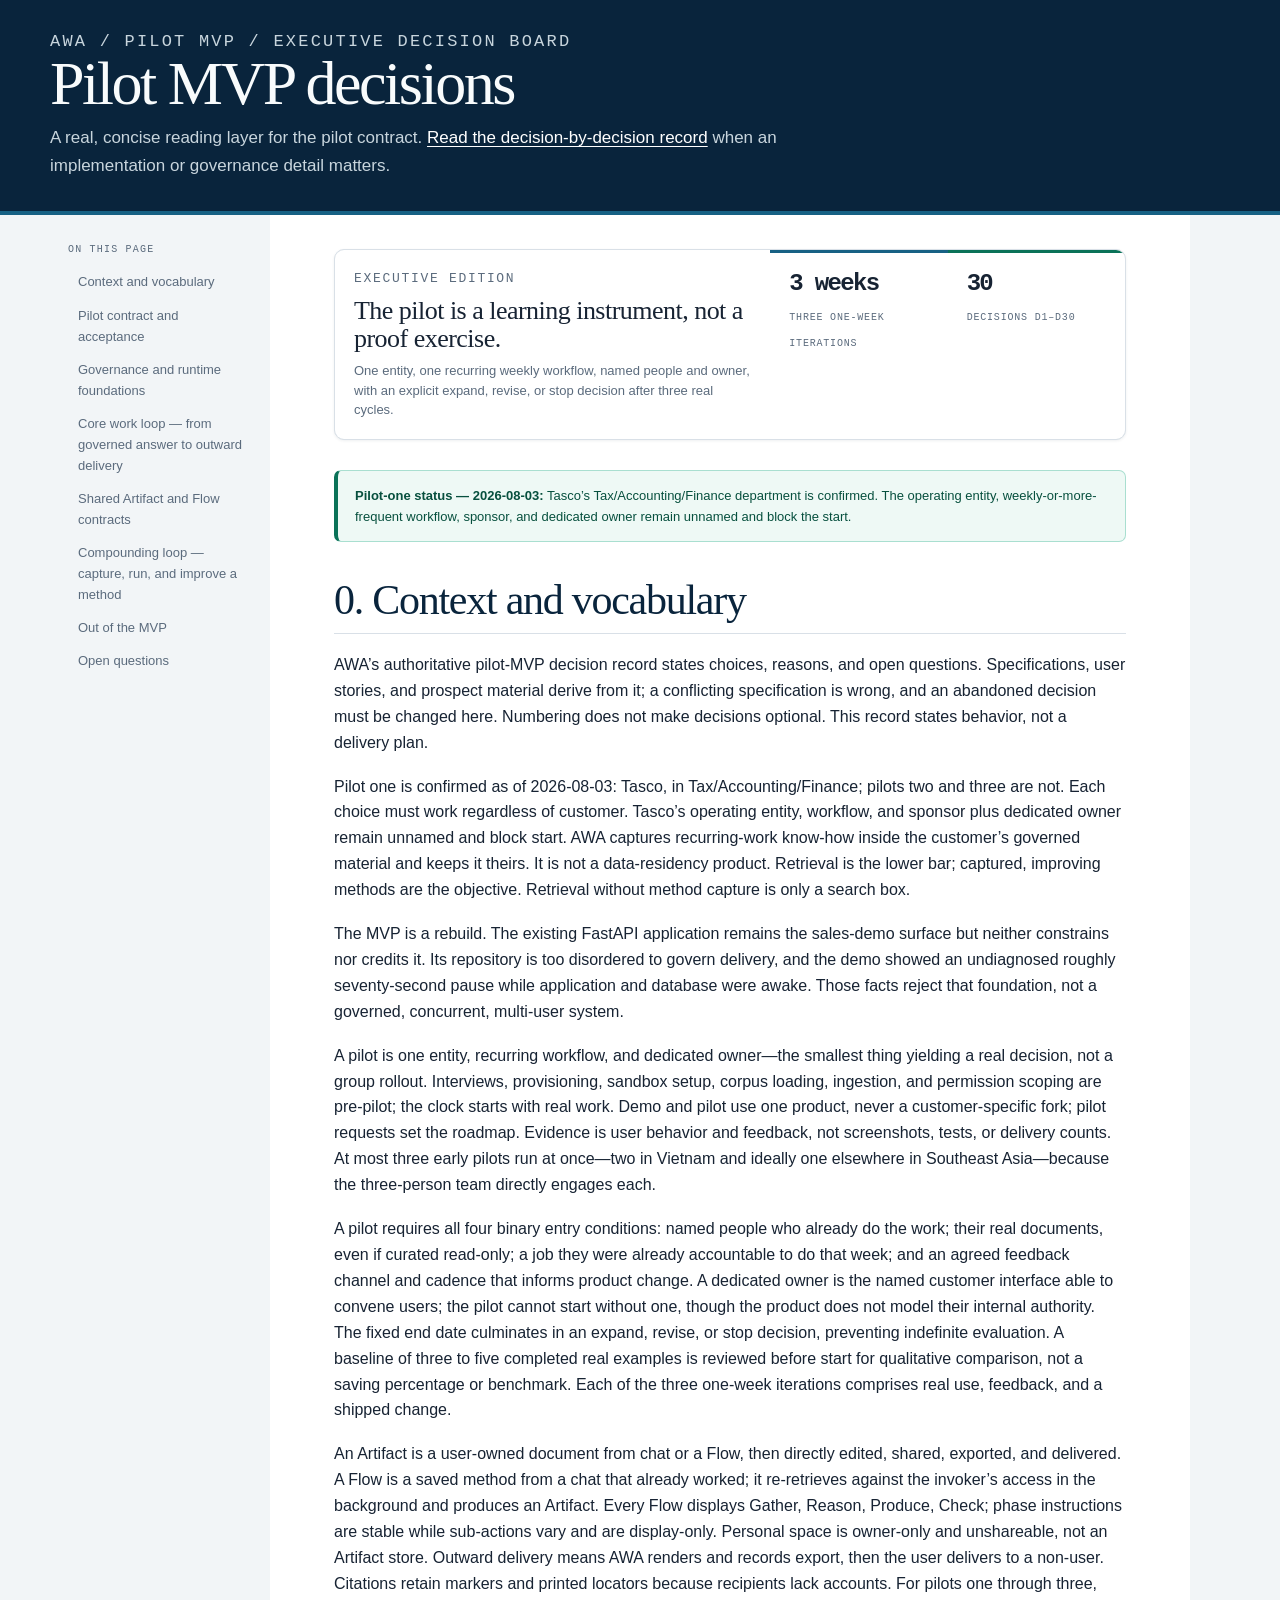
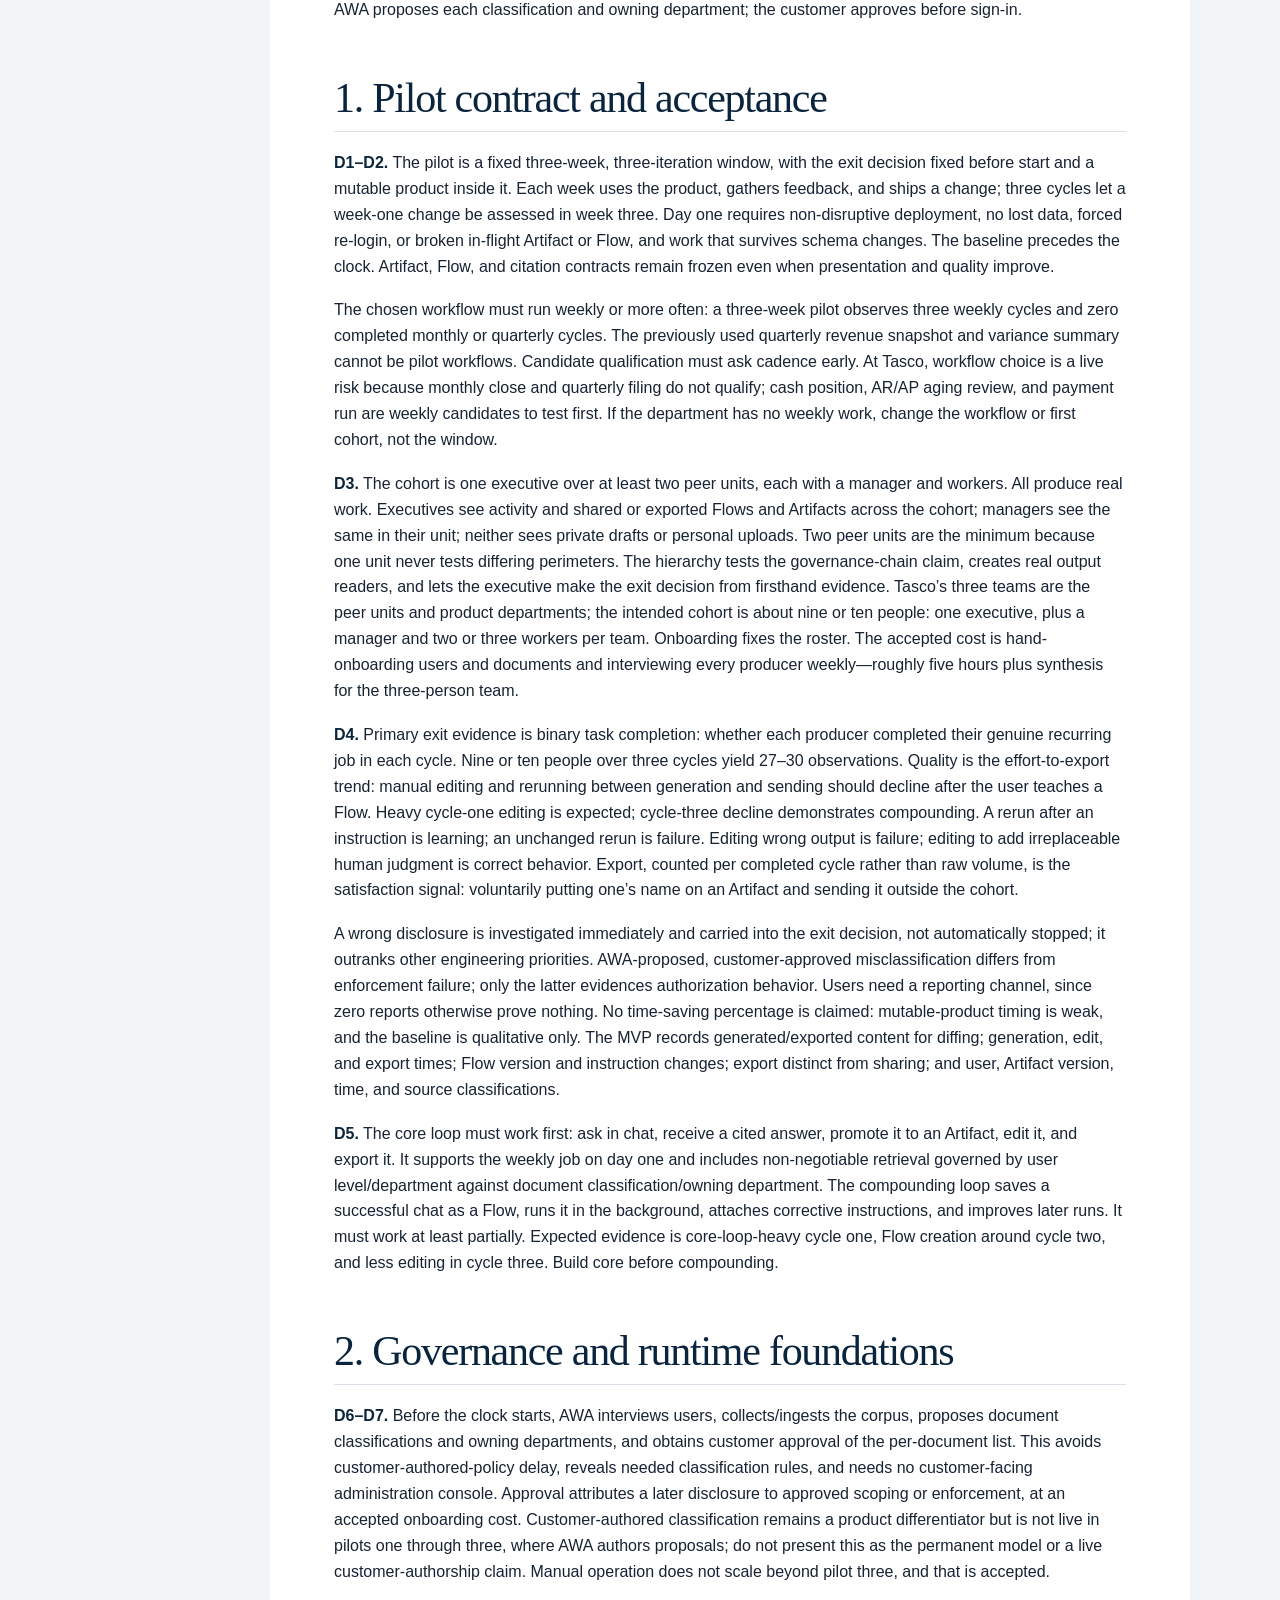
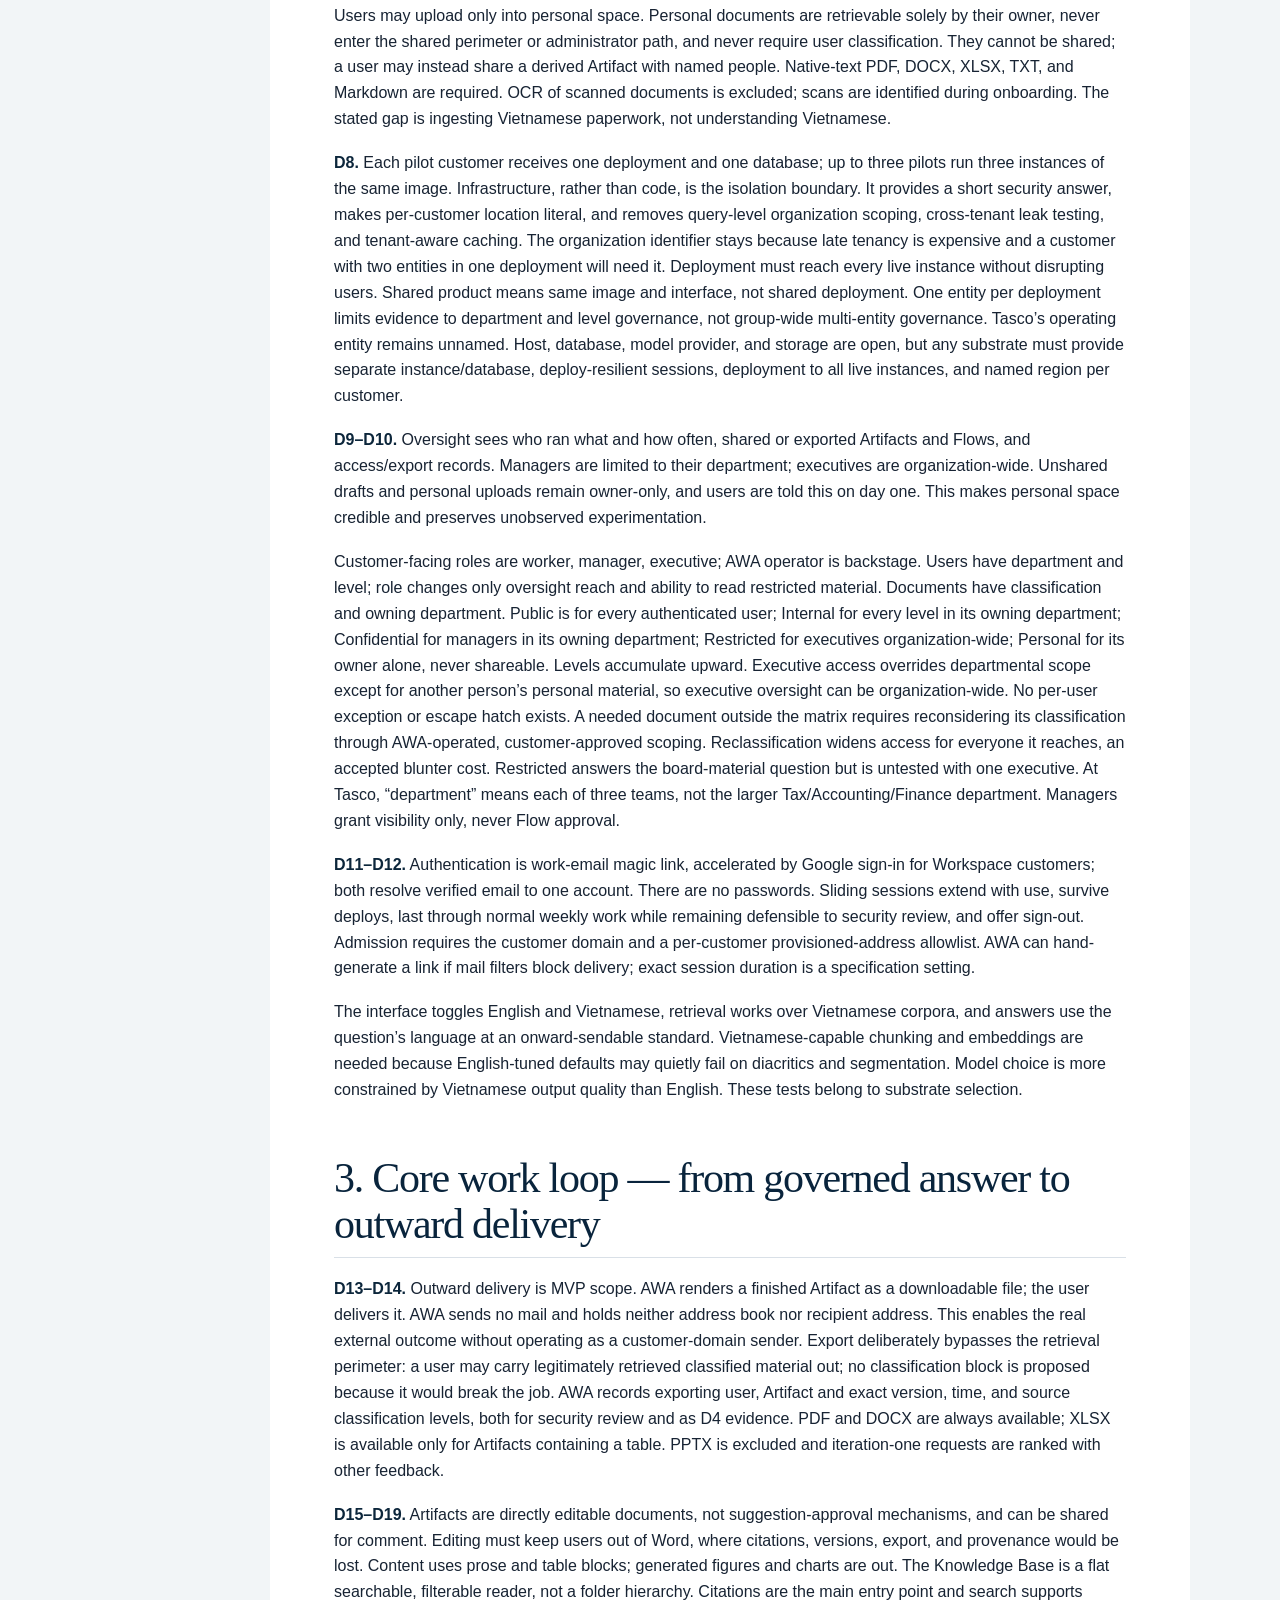
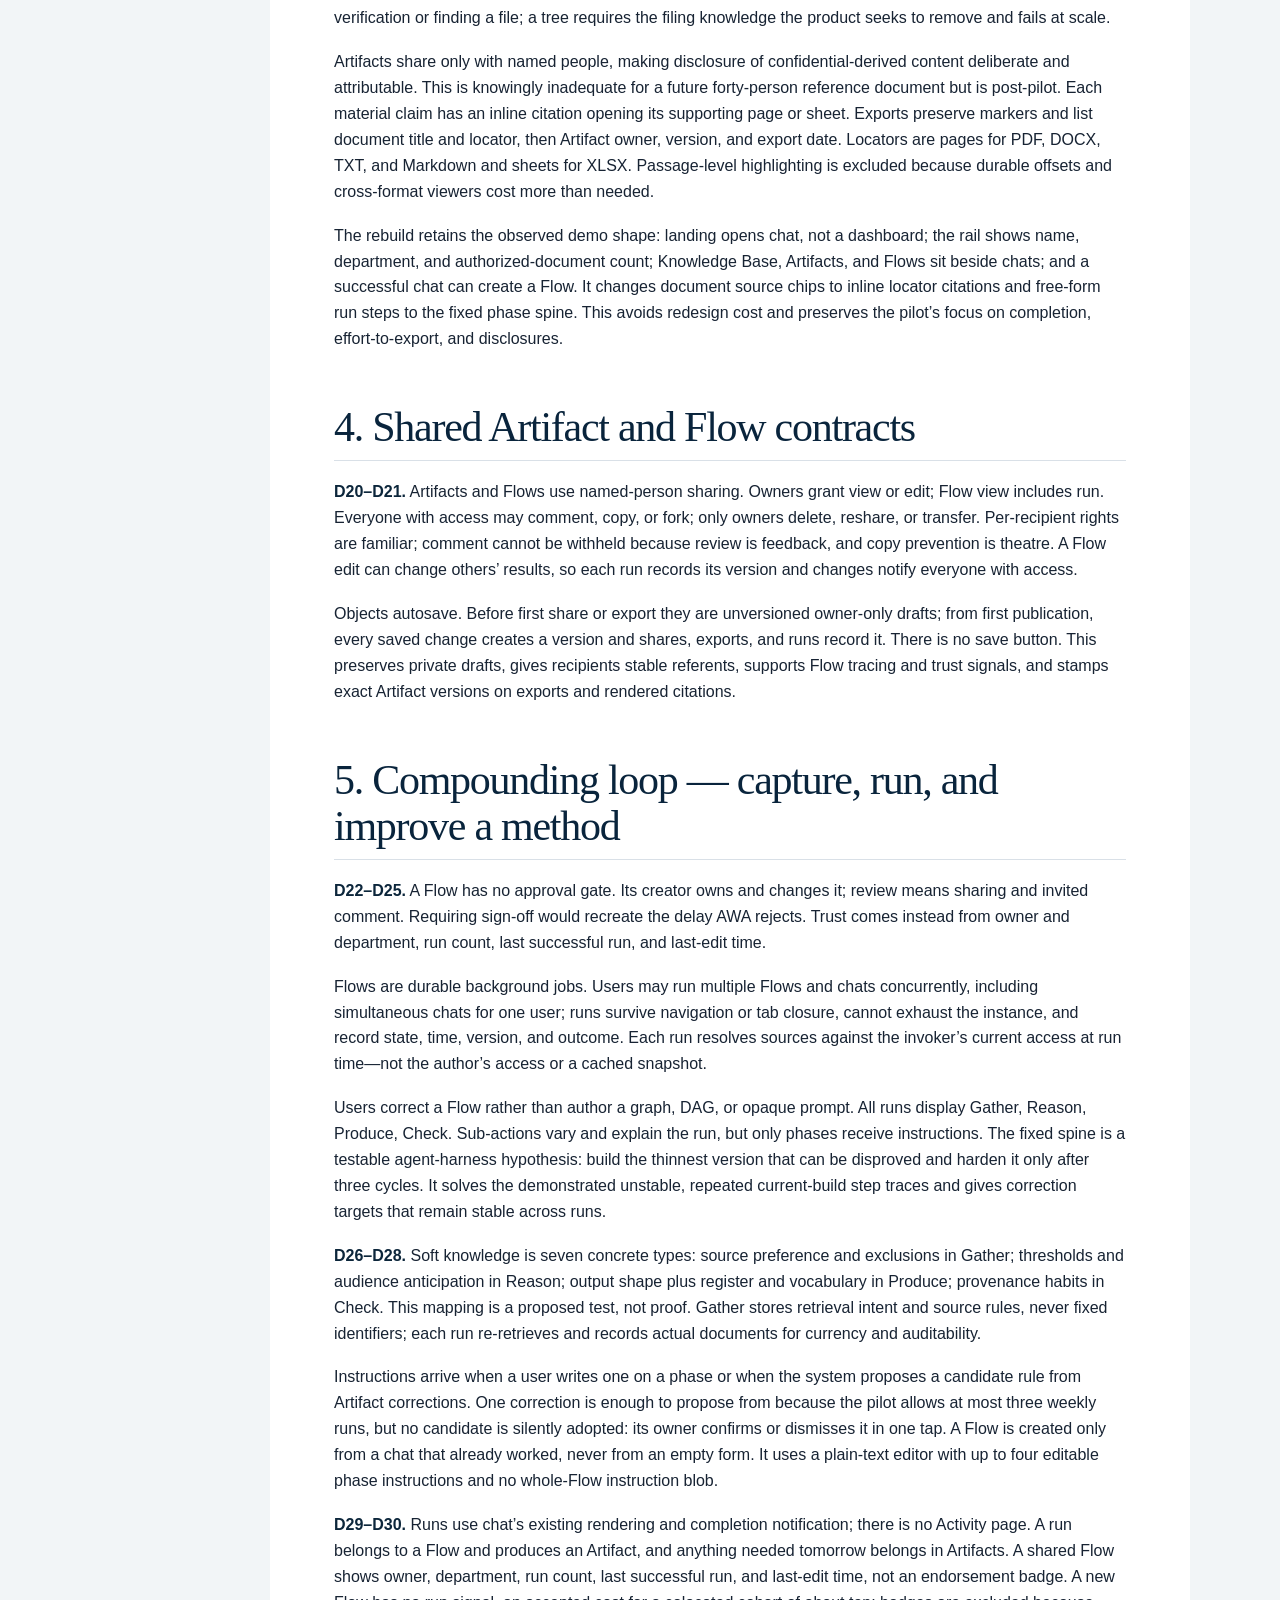
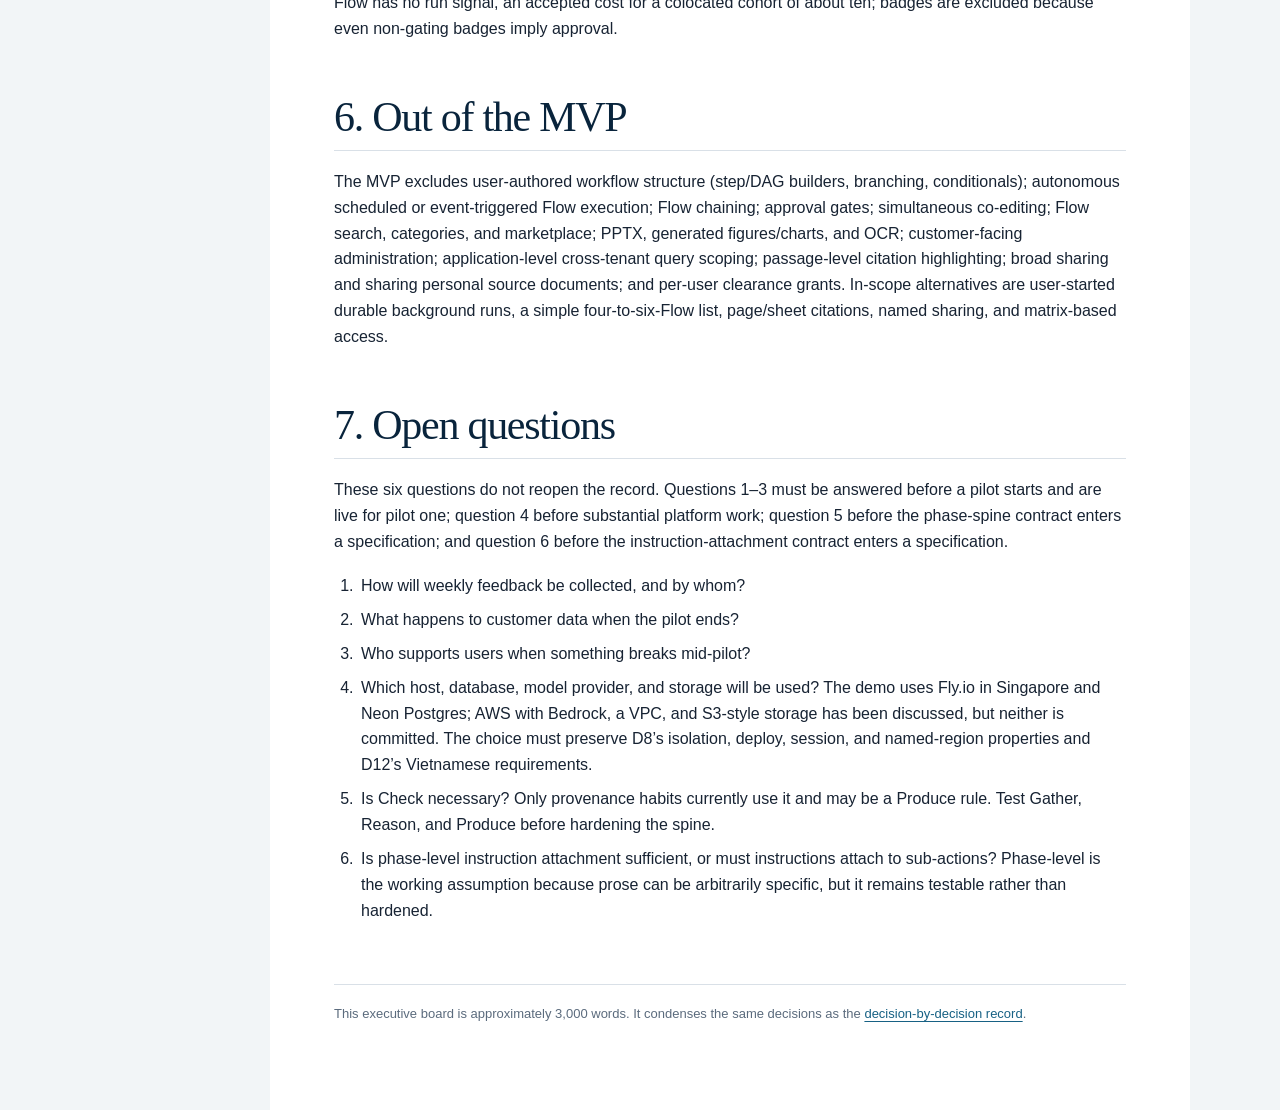
<file: site/index.html>
<!doctype html>
<html lang="en">
<head>
<meta charset="utf-8">
<meta name="viewport" content="width=device-width, initial-scale=1">
<meta name="description" content="A concise executive board for AWA Pilot MVP decisions.">
<title>AWA — Pilot MVP executive decisions</title>
<style>
:root { --ink:#172333; --muted:#5b6b7d; --paper:#fff; --ground:#f2f5f7; --line:#d9e0e7; --navy:#09243c; --blue:#176184; --teal:#0a7258; --gold:#866019; --sans:Inter,-apple-system,BlinkMacSystemFont,"Segoe UI",Roboto,sans-serif; --serif:Newsreader,Georgia,serif; --mono:"IBM Plex Mono",ui-monospace,Menlo,monospace; }
* { box-sizing:border-box; } html { scroll-behavior:smooth; background:var(--ground); } body { margin:0; color:var(--ink); background:var(--ground); font:16px/1.62 var(--sans); } a { color:var(--blue); text-underline-offset:3px; } a:focus-visible { outline:3px solid #4d90ad; outline-offset:3px; border-radius:3px; }
.masthead { color:#f8fbfc; background:var(--navy); border-bottom:4px solid var(--blue); padding:32px max(24px,calc((100vw - 1180px)/2)); }.kicker { margin:0 0 18px; color:#b8cad5; font:11px/1.2 var(--mono); letter-spacing:.13em; text-transform:uppercase; }.masthead h1 { max-width:900px; margin:0 0 10px; font:400 clamp(36px,5vw,62px)/1 var(--serif); letter-spacing:-.04em; }.masthead p { max-width:770px; margin:0; color:#c8d5dd; font-size:17px; }.masthead a { color:#fff; }
.layout { display:grid; grid-template-columns:220px minmax(0,920px); gap:0; max-width:1180px; margin:0 auto; }.nav { position:sticky; top:0; align-self:start; max-height:100vh; overflow:auto; padding:28px 18px 36px; }.nav strong { display:block; margin-bottom:9px; color:var(--muted); font:10px/1.3 var(--mono); letter-spacing:.12em; text-transform:uppercase; }.nav a { display:block; padding:6px 8px; border-left:2px solid transparent; color:var(--muted); font-size:13px; text-decoration:none; }.nav a:hover { border-left-color:var(--blue); background:#e4eff4; color:var(--navy); }
main { min-width:0; padding:34px clamp(24px,5vw,68px) 86px; background:var(--paper); }.summary { display:grid; grid-template-columns:minmax(0,1.35fr) repeat(2,minmax(128px,.55fr)); overflow:hidden; margin:0 0 30px; border:1px solid var(--line); border-radius:10px; background:var(--line); box-shadow:0 1px 3px #09243c12; }.summary > div { min-width:0; padding:19px; background:var(--paper); }.summary p { margin:0; color:var(--muted); font-size:13px; line-height:1.5; }.summary h2 { margin:0 0 8px; font:400 26px/1.08 var(--serif); letter-spacing:-.02em; }.metric { border-top:3px solid var(--blue); }.metric:nth-child(3) { border-top-color:var(--teal); }.metric strong { display:block; margin-bottom:6px; font:600 24px/1 var(--mono); letter-spacing:-.07em; }.metric span { color:var(--muted); font:10px/1.3 var(--mono); letter-spacing:.08em; text-transform:uppercase; }.notice { margin:0 0 35px; padding:14px 17px; border:1px solid #a9dfd0; border-left:4px solid var(--teal); border-radius:7px; background:#eef9f5; color:#07503e; font-size:13px; }
.brief { max-width:820px; }.brief h2 { scroll-margin-top:22px; margin:52px 0 18px; padding-bottom:10px; border-bottom:1px solid var(--line); color:var(--navy); font:400 clamp(29px,3.6vw,42px)/1.1 var(--serif); letter-spacing:-.03em; }.brief h2:first-child { margin-top:0; }.brief p { margin:0 0 18px; }.brief strong { color:#0c263b; }.brief ol { margin:0 0 22px; padding-left:24px; }.brief li { margin:8px 0; padding-left:3px; }.brief code { padding:.1em .32em; border-radius:3px; background:#eaf0f4; font:.88em var(--mono); } footer { max-width:820px; margin-top:60px; padding-top:18px; border-top:1px solid var(--line); color:var(--muted); font-size:13px; }
@media (max-width:860px) { .layout { display:block; }.nav { position:static; display:flex; gap:4px; max-height:none; overflow:auto; padding:16px max(24px,5vw); border-bottom:1px solid var(--line); background:#f9fafb; }.nav strong { display:none; }.nav a { flex:none; white-space:nowrap; border-left:0; border-bottom:2px solid transparent; }.nav a:hover { border-left:0; border-bottom-color:var(--blue); }.summary { grid-template-columns:1fr 1fr; }.summary > div:first-child { grid-column:1/-1; } } @media (max-width:520px) { body { font-size:15px; }.masthead { padding-top:24px; }.masthead p { font-size:15px; }.summary { display:block; }.summary > div { border-bottom:1px solid var(--line); }.summary > div:last-child { border:0; } main { padding-top:26px; } } @media print { body,main { background:#fff; }.masthead { color:var(--ink); background:#fff; border-bottom:1px solid var(--line); }.masthead p,.kicker { color:var(--muted); }.masthead a { color:var(--blue); }.nav { display:none; }.layout { display:block; }.brief h2 { break-after:avoid; } }
</style>
</head>
<body>
<header class="masthead"><p class="kicker">AWA / pilot MVP / executive decision board</p><h1>Pilot MVP decisions</h1><p>A real, concise reading layer for the pilot contract. <a href="full-record.html">Read the decision-by-decision record</a> when an implementation or governance detail matters.</p></header>
<div class="layout"><nav class="nav" aria-label="Executive decision sections"><strong>On this page</strong></nav><main>
<section class="summary" aria-labelledby="summary-title"><div><p class="kicker" style="color:var(--muted);margin-bottom:8px">Executive edition</p><h2 id="summary-title">The pilot is a learning instrument, not a proof exercise.</h2><p>One entity, one recurring weekly workflow, named people and owner, with an explicit expand, revise, or stop decision after three real cycles.</p></div><div class="metric"><strong>3 weeks</strong><span>Three one-week iterations</span></div><div class="metric"><strong>30</strong><span>Decisions D1–D30</span></div></section>
<aside class="notice"><strong>Pilot-one status — 2026-08-03:</strong> Tasco’s Tax/Accounting/Finance department is confirmed. The operating entity, weekly-or-more-frequent workflow, sponsor, and dedicated owner remain unnamed and block the start.</aside>
<article class="brief"><h2 id="0-context-and-vocabulary">0. Context and vocabulary</h2>
<p>AWA’s authoritative pilot-MVP decision record states choices,
reasons, and open questions. Specifications, user stories, and prospect
material derive from it; a conflicting specification is wrong, and an
abandoned decision must be changed here. Numbering does not make
decisions optional. This record states behavior, not a delivery
plan.</p>
<p>Pilot one is confirmed as of 2026-08-03: Tasco, in
Tax/Accounting/Finance; pilots two and three are not. Each choice must
work regardless of customer. Tasco’s operating entity, workflow, and
sponsor plus dedicated owner remain unnamed and block start. AWA
captures recurring-work know-how inside the customer’s governed material
and keeps it theirs. It is not a data-residency product. Retrieval is
the lower bar; captured, improving methods are the objective. Retrieval
without method capture is only a search box.</p>
<p>The MVP is a rebuild. The existing FastAPI application remains the
sales-demo surface but neither constrains nor credits it. Its repository
is too disordered to govern delivery, and the demo showed an undiagnosed
roughly seventy-second pause while application and database were awake.
Those facts reject that foundation, not a governed, concurrent,
multi-user system.</p>
<p>A pilot is one entity, recurring workflow, and dedicated owner—the
smallest thing yielding a real decision, not a group rollout.
Interviews, provisioning, sandbox setup, corpus loading, ingestion, and
permission scoping are pre-pilot; the clock starts with real work. Demo
and pilot use one product, never a customer-specific fork; pilot
requests set the roadmap. Evidence is user behavior and feedback, not
screenshots, tests, or delivery counts. At most three early pilots run
at once—two in Vietnam and ideally one elsewhere in Southeast
Asia—because the three-person team directly engages each.</p>
<p>A pilot requires all four binary entry conditions: named people who
already do the work; their real documents, even if curated read-only; a
job they were already accountable to do that week; and an agreed
feedback channel and cadence that informs product change. A dedicated
owner is the named customer interface able to convene users; the pilot
cannot start without one, though the product does not model their
internal authority. The fixed end date culminates in an expand, revise,
or stop decision, preventing indefinite evaluation. A baseline of three
to five completed real examples is reviewed before start for qualitative
comparison, not a saving percentage or benchmark. Each of the three
one-week iterations comprises real use, feedback, and a shipped
change.</p>
<p>An Artifact is a user-owned document from chat or a Flow, then
directly edited, shared, exported, and delivered. A Flow is a saved
method from a chat that already worked; it re-retrieves against the
invoker’s access in the background and produces an Artifact. Every Flow
displays Gather, Reason, Produce, Check; phase instructions are stable
while sub-actions vary and are display-only. Personal space is
owner-only and unshareable, not an Artifact store. Outward delivery
means AWA renders and records export, then the user delivers to a
non-user. Citations retain markers and printed locators because
recipients lack accounts. For pilots one through three, AWA proposes
each classification and owning department; the customer approves before
sign-in.</p>
<h2 id="1-pilot-contract-and-acceptance">1. Pilot contract and
acceptance</h2>
<p><strong>D1–D2.</strong> The pilot is a fixed three-week,
three-iteration window, with the exit decision fixed before start and a
mutable product inside it. Each week uses the product, gathers feedback,
and ships a change; three cycles let a week-one change be assessed in
week three. Day one requires non-disruptive deployment, no lost data,
forced re-login, or broken in-flight Artifact or Flow, and work that
survives schema changes. The baseline precedes the clock. Artifact,
Flow, and citation contracts remain frozen even when presentation and
quality improve.</p>
<p>The chosen workflow must run weekly or more often: a three-week pilot
observes three weekly cycles and zero completed monthly or quarterly
cycles. The previously used quarterly revenue snapshot and variance
summary cannot be pilot workflows. Candidate qualification must ask
cadence early. At Tasco, workflow choice is a live risk because monthly
close and quarterly filing do not qualify; cash position, AR/AP aging
review, and payment run are weekly candidates to test first. If the
department has no weekly work, change the workflow or first cohort, not
the window.</p>
<p><strong>D3.</strong> The cohort is one executive over at least two
peer units, each with a manager and workers. All produce real work.
Executives see activity and shared or exported Flows and Artifacts
across the cohort; managers see the same in their unit; neither sees
private drafts or personal uploads. Two peer units are the minimum
because one unit never tests differing perimeters. The hierarchy tests
the governance-chain claim, creates real output readers, and lets the
executive make the exit decision from firsthand evidence. Tasco’s three
teams are the peer units and product departments; the intended cohort is
about nine or ten people: one executive, plus a manager and two or three
workers per team. Onboarding fixes the roster. The accepted cost is
hand-onboarding users and documents and interviewing every producer
weekly—roughly five hours plus synthesis for the three-person team.</p>
<p><strong>D4.</strong> Primary exit evidence is binary task completion:
whether each producer completed their genuine recurring job in each
cycle. Nine or ten people over three cycles yield 27–30 observations.
Quality is the effort-to-export trend: manual editing and rerunning
between generation and sending should decline after the user teaches a
Flow. Heavy cycle-one editing is expected; cycle-three decline
demonstrates compounding. A rerun after an instruction is learning; an
unchanged rerun is failure. Editing wrong output is failure; editing to
add irreplaceable human judgment is correct behavior. Export, counted
per completed cycle rather than raw volume, is the satisfaction signal:
voluntarily putting one’s name on an Artifact and sending it outside the
cohort.</p>
<p>A wrong disclosure is investigated immediately and carried into the
exit decision, not automatically stopped; it outranks other engineering
priorities. AWA-proposed, customer-approved misclassification differs
from enforcement failure; only the latter evidences authorization
behavior. Users need a reporting channel, since zero reports otherwise
prove nothing. No time-saving percentage is claimed: mutable-product
timing is weak, and the baseline is qualitative only. The MVP records
generated/exported content for diffing; generation, edit, and export
times; Flow version and instruction changes; export distinct from
sharing; and user, Artifact version, time, and source
classifications.</p>
<p><strong>D5.</strong> The core loop must work first: ask in chat,
receive a cited answer, promote it to an Artifact, edit it, and export
it. It supports the weekly job on day one and includes non-negotiable
retrieval governed by user level/department against document
classification/owning department. The compounding loop saves a
successful chat as a Flow, runs it in the background, attaches
corrective instructions, and improves later runs. It must work at least
partially. Expected evidence is core-loop-heavy cycle one, Flow creation
around cycle two, and less editing in cycle three. Build core before
compounding.</p>
<h2 id="2-governance-and-runtime-foundations">2. Governance and runtime
foundations</h2>
<p><strong>D6–D7.</strong> Before the clock starts, AWA interviews
users, collects/ingests the corpus, proposes document classifications
and owning departments, and obtains customer approval of the
per-document list. This avoids customer-authored-policy delay, reveals
needed classification rules, and needs no customer-facing administration
console. Approval attributes a later disclosure to approved scoping or
enforcement, at an accepted onboarding cost. Customer-authored
classification remains a product differentiator but is not live in
pilots one through three, where AWA authors proposals; do not present
this as the permanent model or a live customer-authorship claim. Manual
operation does not scale beyond pilot three, and that is accepted.</p>
<p>Users may upload only into personal space. Personal documents are
retrievable solely by their owner, never enter the shared perimeter or
administrator path, and never require user classification. They cannot
be shared; a user may instead share a derived Artifact with named
people. Native-text PDF, DOCX, XLSX, TXT, and Markdown are required. OCR
of scanned documents is excluded; scans are identified during
onboarding. The stated gap is ingesting Vietnamese paperwork, not
understanding Vietnamese.</p>
<p><strong>D8.</strong> Each pilot customer receives one deployment and
one database; up to three pilots run three instances of the same image.
Infrastructure, rather than code, is the isolation boundary. It provides
a short security answer, makes per-customer location literal, and
removes query-level organization scoping, cross-tenant leak testing, and
tenant-aware caching. The organization identifier stays because late
tenancy is expensive and a customer with two entities in one deployment
will need it. Deployment must reach every live instance without
disrupting users. Shared product means same image and interface, not
shared deployment. One entity per deployment limits evidence to
department and level governance, not group-wide multi-entity governance.
Tasco’s operating entity remains unnamed. Host, database, model
provider, and storage are open, but any substrate must provide separate
instance/database, deploy-resilient sessions, deployment to all live
instances, and named region per customer.</p>
<p><strong>D9–D10.</strong> Oversight sees who ran what and how often,
shared or exported Artifacts and Flows, and access/export records.
Managers are limited to their department; executives are
organization-wide. Unshared drafts and personal uploads remain
owner-only, and users are told this on day one. This makes personal
space credible and preserves unobserved experimentation.</p>
<p>Customer-facing roles are worker, manager, executive; AWA operator is
backstage. Users have department and level; role changes only oversight
reach and ability to read restricted material. Documents have
classification and owning department. Public is for every authenticated
user; Internal for every level in its owning department; Confidential
for managers in its owning department; Restricted for executives
organization-wide; Personal for its owner alone, never shareable. Levels
accumulate upward. Executive access overrides departmental scope except
for another person’s personal material, so executive oversight can be
organization-wide. No per-user exception or escape hatch exists. A
needed document outside the matrix requires reconsidering its
classification through AWA-operated, customer-approved scoping.
Reclassification widens access for everyone it reaches, an accepted
blunter cost. Restricted answers the board-material question but is
untested with one executive. At Tasco, “department” means each of three
teams, not the larger Tax/Accounting/Finance department. Managers grant
visibility only, never Flow approval.</p>
<p><strong>D11–D12.</strong> Authentication is work-email magic link,
accelerated by Google sign-in for Workspace customers; both resolve
verified email to one account. There are no passwords. Sliding sessions
extend with use, survive deploys, last through normal weekly work while
remaining defensible to security review, and offer sign-out. Admission
requires the customer domain and a per-customer provisioned-address
allowlist. AWA can hand-generate a link if mail filters block delivery;
exact session duration is a specification setting.</p>
<p>The interface toggles English and Vietnamese, retrieval works over
Vietnamese corpora, and answers use the question’s language at an
onward-sendable standard. Vietnamese-capable chunking and embeddings are
needed because English-tuned defaults may quietly fail on diacritics and
segmentation. Model choice is more constrained by Vietnamese output
quality than English. These tests belong to substrate selection.</p>
<h2 id="3-core-work-loop--from-governed-answer-to-outward-delivery">3.
Core work loop — from governed answer to outward delivery</h2>
<p><strong>D13–D14.</strong> Outward delivery is MVP scope. AWA renders
a finished Artifact as a downloadable file; the user delivers it. AWA
sends no mail and holds neither address book nor recipient address. This
enables the real external outcome without operating as a customer-domain
sender. Export deliberately bypasses the retrieval perimeter: a user may
carry legitimately retrieved classified material out; no classification
block is proposed because it would break the job. AWA records exporting
user, Artifact and exact version, time, and source classification
levels, both for security review and as D4 evidence. PDF and DOCX are
always available; XLSX is available only for Artifacts containing a
table. PPTX is excluded and iteration-one requests are ranked with other
feedback.</p>
<p><strong>D15–D19.</strong> Artifacts are directly editable documents,
not suggestion-approval mechanisms, and can be shared for comment.
Editing must keep users out of Word, where citations, versions, export,
and provenance would be lost. Content uses prose and table blocks;
generated figures and charts are out. The Knowledge Base is a flat
searchable, filterable reader, not a folder hierarchy. Citations are the
main entry point and search supports verification or finding a file; a
tree requires the filing knowledge the product seeks to remove and fails
at scale.</p>
<p>Artifacts share only with named people, making disclosure of
confidential-derived content deliberate and attributable. This is
knowingly inadequate for a future forty-person reference document but is
post-pilot. Each material claim has an inline citation opening its
supporting page or sheet. Exports preserve markers and list document
title and locator, then Artifact owner, version, and export date.
Locators are pages for PDF, DOCX, TXT, and Markdown and sheets for XLSX.
Passage-level highlighting is excluded because durable offsets and
cross-format viewers cost more than needed.</p>
<p>The rebuild retains the observed demo shape: landing opens chat, not
a dashboard; the rail shows name, department, and authorized-document
count; Knowledge Base, Artifacts, and Flows sit beside chats; and a
successful chat can create a Flow. It changes document source chips to
inline locator citations and free-form run steps to the fixed phase
spine. This avoids redesign cost and preserves the pilot’s focus on
completion, effort-to-export, and disclosures.</p>
<h2 id="4-shared-artifact-and-flow-contracts">4. Shared Artifact and
Flow contracts</h2>
<p><strong>D20–D21.</strong> Artifacts and Flows use named-person
sharing. Owners grant view or edit; Flow view includes run. Everyone
with access may comment, copy, or fork; only owners delete, reshare, or
transfer. Per-recipient rights are familiar; comment cannot be withheld
because review is feedback, and copy prevention is theatre. A Flow edit
can change others’ results, so each run records its version and changes
notify everyone with access.</p>
<p>Objects autosave. Before first share or export they are unversioned
owner-only drafts; from first publication, every saved change creates a
version and shares, exports, and runs record it. There is no save
button. This preserves private drafts, gives recipients stable
referents, supports Flow tracing and trust signals, and stamps exact
Artifact versions on exports and rendered citations.</p>
<h2 id="5-compounding-loop--capture-run-and-improve-a-method">5.
Compounding loop — capture, run, and improve a method</h2>
<p><strong>D22–D25.</strong> A Flow has no approval gate. Its creator
owns and changes it; review means sharing and invited comment. Requiring
sign-off would recreate the delay AWA rejects. Trust comes instead from
owner and department, run count, last successful run, and last-edit
time.</p>
<p>Flows are durable background jobs. Users may run multiple Flows and
chats concurrently, including simultaneous chats for one user; runs
survive navigation or tab closure, cannot exhaust the instance, and
record state, time, version, and outcome. Each run resolves sources
against the invoker’s current access at run time—not the author’s access
or a cached snapshot.</p>
<p>Users correct a Flow rather than author a graph, DAG, or opaque
prompt. All runs display Gather, Reason, Produce, Check. Sub-actions
vary and explain the run, but only phases receive instructions. The
fixed spine is a testable agent-harness hypothesis: build the thinnest
version that can be disproved and harden it only after three cycles. It
solves the demonstrated unstable, repeated current-build step traces and
gives correction targets that remain stable across runs.</p>
<p><strong>D26–D28.</strong> Soft knowledge is seven concrete types:
source preference and exclusions in Gather; thresholds and audience
anticipation in Reason; output shape plus register and vocabulary in
Produce; provenance habits in Check. This mapping is a proposed test,
not proof. Gather stores retrieval intent and source rules, never fixed
identifiers; each run re-retrieves and records actual documents for
currency and auditability.</p>
<p>Instructions arrive when a user writes one on a phase or when the
system proposes a candidate rule from Artifact corrections. One
correction is enough to propose from because the pilot allows at most
three weekly runs, but no candidate is silently adopted: its owner
confirms or dismisses it in one tap. A Flow is created only from a chat
that already worked, never from an empty form. It uses a plain-text
editor with up to four editable phase instructions and no whole-Flow
instruction blob.</p>
<p><strong>D29–D30.</strong> Runs use chat’s existing rendering and
completion notification; there is no Activity page. A run belongs to a
Flow and produces an Artifact, and anything needed tomorrow belongs in
Artifacts. A shared Flow shows owner, department, run count, last
successful run, and last-edit time, not an endorsement badge. A new Flow
has no run signal, an accepted cost for a colocated cohort of about ten;
badges are excluded because even non-gating badges imply approval.</p>
<h2 id="6-out-of-the-mvp">6. Out of the MVP</h2>
<p>The MVP excludes user-authored workflow structure (step/DAG builders,
branching, conditionals); autonomous scheduled or event-triggered Flow
execution; Flow chaining; approval gates; simultaneous co-editing; Flow
search, categories, and marketplace; PPTX, generated figures/charts, and
OCR; customer-facing administration; application-level cross-tenant
query scoping; passage-level citation highlighting; broad sharing and
sharing personal source documents; and per-user clearance grants.
In-scope alternatives are user-started durable background runs, a simple
four-to-six-Flow list, page/sheet citations, named sharing, and
matrix-based access.</p>
<h2 id="7-open-questions">7. Open questions</h2>
<p>These six questions do not reopen the record. Questions 1–3 must be
answered before a pilot starts and are live for pilot one; question 4
before substantial platform work; question 5 before the phase-spine
contract enters a specification; and question 6 before the
instruction-attachment contract enters a specification.</p>
<ol type="1">
<li>How will weekly feedback be collected, and by whom?</li>
<li>What happens to customer data when the pilot ends?</li>
<li>Who supports users when something breaks mid-pilot?</li>
<li>Which host, database, model provider, and storage will be used? The
demo uses Fly.io in Singapore and Neon Postgres; AWS with Bedrock, a
VPC, and S3-style storage has been discussed, but neither is committed.
The choice must preserve D8’s isolation, deploy, session, and
named-region properties and D12’s Vietnamese requirements.</li>
<li>Is Check necessary? Only provenance habits currently use it and may
be a Produce rule. Test Gather, Reason, and Produce before hardening the
spine.</li>
<li>Is phase-level instruction attachment sufficient, or must
instructions attach to sub-actions? Phase-level is the working
assumption because prose can be arbitrarily specific, but it remains
testable rather than hardened.</li>
</ol>
</article>
<footer>This executive board is approximately 3,000 words. It condenses the same decisions as the <a href="full-record.html">decision-by-decision record</a>.</footer>
</main></div>
<script>
const nav = document.querySelector('.nav');
document.querySelectorAll('.brief h2').forEach((heading, index) => {
  const id = `section-${index + 1}`;
  heading.id = id;
  const link = document.createElement('a');
  link.href = `#${id}`;
  link.textContent = heading.textContent.replace(/^\d+\.\s*/, '');
  nav.append(link);
});
</script>
</body>
</html>
</file>
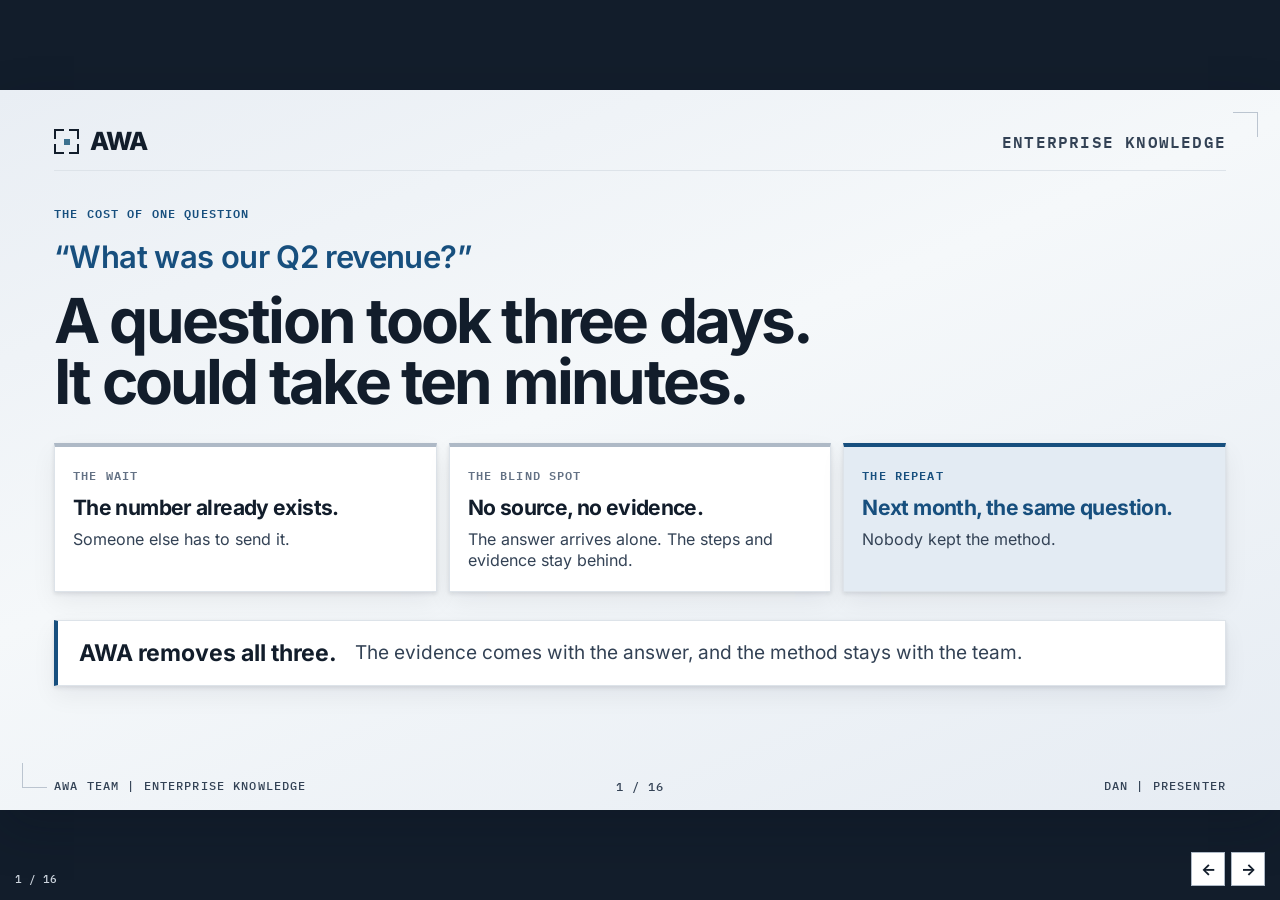
<file: site/pitch-deck-v3-generic/index.html>
<!doctype html>
<html lang="en">
<head>
  <meta charset="utf-8">
  <meta name="viewport" content="width=device-width,initial-scale=1">
  <title>AWA - From question to trusted work (V3 Generic)</title>
  <link rel="stylesheet" href="awa-pitch-deck-v3.css?v=generic-1">
</head>
<body>
<div class="reveal">
  <div class="slides">
    <section class="slide present" data-title="The cost of one question">
      <div class="masthead"><div class="brand-lockup" aria-label="AWA"><span class="perimeter-mark" aria-hidden="true"></span><span class="wordmark">AWA</span></div><div class="track">Enterprise Knowledge</div></div>
      <div class="hero-ask">
        <p class="chapter">The cost of one question</p>
        <p class="question">“What was our Q2 revenue?”</p>
        <h1>A question took three days. It could take ten minutes.</h1>

      </div>
      <div class="cost-rail" aria-label="Three costs a recurring question carries in a normal working week">
        <article><small>The wait</small><strong>The number already exists.</strong><span>Someone else has to send it.</span></article>
        <article><small>The blind spot</small><strong>No source, no evidence.</strong><span>The answer arrives alone. The steps and evidence stay behind.</span></article>
        <article class="again"><small>The repeat</small><strong>Next month, the same question.</strong><span>Nobody kept the method.</span></article>
      </div>
      <div class="promise-bar"><strong>AWA removes all three.</strong><span>The evidence comes with the answer, and the method stays with the team.</span></div>
      <div class="footer"><span>AWA Team | Enterprise Knowledge</span><span>Dan | Presenter</span></div>
      <aside class="notes">Open with the question, not the product. Everyone in this room has asked it. Today it costs three things: you wait on the department that owns the number, the answer arrives without its sources, steps, or evidence, and next month it starts again because nobody kept the method. The next slides show each one removed.</aside>
    </section>

    <section class="slide" data-title="From questions to workflows">
      <div class="masthead"><div class="brand-lockup" aria-label="AWA"><span class="perimeter-mark" aria-hidden="true"></span><span class="wordmark">AWA</span></div><div class="track">Adoption without friction</div></div>
      <h1 class="slide-title adoption-title">Every query — simple to complex — moves from days to minutes.</h1>
      <div class="adoption-spectrum" aria-label="AWA adoption spectrum from a simple answer to a complex collaborative workflow">
        <div class="spectrum-line" aria-hidden="true"></div>
        <article class="spectrum-step simple"><span class="spectrum-dot" aria-hidden="true"></span><small>Simple answer</small><strong>“How many vacation days do I have in December?”</strong><p>Answer in seconds</p></article>
        <article class="spectrum-step combine"><span class="spectrum-dot" aria-hidden="true"></span><small>Combine input data</small><strong>“Build a revenue report.”</strong><p>Report ready in minutes, double-checked with sources</p></article>
        <article class="spectrum-step workflow"><span class="spectrum-dot" aria-hidden="true"></span><small>Complex collaborative workflow</small><strong>“Compare performance across departments.”</strong><p>Re-usable step-by-step recipe, improve over time</p></article>
      </div>
      <div class="adoption-outcome"><span>Any question</span><strong>Days → minutes → seconds</strong><span>One workspace to adopt, scale, and reuse</span></div>
      <div class="footer"><span>AWA Team | Enterprise Knowledge</span><span>Dan | Presenter</span></div>
      <aside class="notes">This is the adoption path. It begins with an everyday question and can grow into combined-data work and then a complex cross-department workflow. AWA shortens each stage: from days to minutes, and for a simple answer, seconds. The same workspace lets the team keep what proves useful.</aside>
    </section>

    <section class="slide" data-title="One question, three moments">
      <div class="masthead"><div class="brand-lockup" aria-label="AWA"><span class="perimeter-mark" aria-hidden="true"></span><span class="wordmark">AWA</span></div><div class="track">How the work moves</div></div>
      <div class="demo-heading">
        <div>
          <p class="chapter">What AWA offers</p>
          <h1>Three product pillars</h1>
        </div>
        <blockquote>Three product pillars, shown next in the working product.</blockquote>
      </div>
      <div class="story-grid" aria-label="AWA's three product pillars">
        <article class="story ask"><small>01 | Grounded answers</small><strong>Accurate, traceable, verifiable.</strong><p>Sources and steps stay with every answer.</p><b>Nothing to check by hand</b></article>
        <article class="story bound"><small>02 | Safe boundaries</small><strong>Permissions resolve in seconds.</strong><p>Each person sees only approved material — without waiting on access.</p><b>Safe by default</b></article>
        <article class="story seal"><small>03 | Reusable intelligence</small><strong>Artifacts and Flows compound.</strong><p>Teams can review, rerun, and improve what works.</p><b>Collaboration that lasts</b></article>
      </div>
      <div class="orientation-note"><strong>Next: each pillar in the working product.</strong><span>Grounded answer, safe boundary, reusable intelligence.</span></div>
      <div class="footer"><span>AWA Team | Enterprise Knowledge</span><span>Orientation | Three moments</span></div>
      <aside class="notes">This is the what slide. AWA gives a grounded answer that can be checked, resolves each person's permission boundary in seconds, and keeps the artifacts and Flows that a team improves together. The next slides show each pillar in the working product.</aside>
    </section>

    <section class="slide" data-title="Moment 01 A grounded answer">
      <div class="masthead"><div class="brand-lockup" aria-label="AWA"><span class="perimeter-mark" aria-hidden="true"></span><span class="wordmark">AWA</span></div><div class="track">Moment 01 | A grounded answer</div></div>
      <div class="evidence-layout">
        <div class="evidence-copy">
          <p class="chapter">The everyday question</p>
          <h1>Grounded answer, verifiable.</h1>
          <p class="lead small">Simply ask, get grounded answer. Accurate, traceable with sources and steps.</p>
          <div class="metric-list">
            <div><strong>$12.36m</strong><span>computed, not guessed</span></div>
            <div><strong>+3.0%</strong><span>comparison already made</span></div>
            <div><strong>DOC041 + DOC051</strong><span>evidence you can open</span></div>
          </div>
        </div>
        <figure class="product-frame tall"><img src="assets/agent-answer-proof.png" alt="Finance question with completed agent trace, exact Q2 answer, and two source documents"></figure>
      </div>
      <div class="footer"><span>AWA Team | Enterprise Knowledge</span><span>Working product | Finance U002 | Demo corpus</span></div>
      <aside class="notes">A Finance manager asks a normal question in normal words and gets a grounded answer. The exact value, sources, and steps are visible together — accurate, traceable, and ready to inspect.</aside>
    </section>

    <section class="slide access-slide" data-title="Moment 02 The right answer per person">
      <div class="masthead"><div class="brand-lockup" aria-label="AWA"><span class="perimeter-mark" aria-hidden="true"></span><span class="wordmark">AWA</span></div><div class="track">Moment 02 | The right answer per person</div></div>
      <h1 class="slide-title compact">No more asking permission — access resolves in seconds.</h1>
      <p class="question-line">“What was our Q2 revenue?”</p>
      <div class="compare-grid">
        <article class="compare allow">
          <div class="compare-head"><div><strong>Finance Manager</strong><span>Trần Thị Bình | U002</span></div><b>ANSWERED</b></div>
          <div class="image-window"><img src="assets/q2-allow-finance.png?v=20260731-live-2" alt="Finance user receives Q2 revenue answer and citations"></div>
          <div class="proof-strip"><span>$12.36m</span><span>3.0% ahead</span><span>2 sources</span></div>
        </article>
        <article class="compare block">
          <div class="compare-head"><div><strong>Product Manager</strong><span>Lê Hoàng Vy | U034</span></div><b>NOT FOUND</b></div>
          <div class="image-window"><img src="assets/q2-deny-product.png?v=20260731-live-2" alt="Product user receives a not-found answer: a Product KPI source remains visible but no financial figures are available"></div>
          <div class="proof-strip"><span>0 finance figures</span><span>0 finance sources</span><span>1 product source</span></div>
        </article>
      </div>
      <div class="security-line"><strong>Relevant evidence must exist inside your perimeter.</strong><span>No financial source found. AWA does not invent a figure.</span></div>
      <div class="footer"><span>AWA Team | Enterprise Knowledge</span><span>Same deployment | Same question | Two identities</span></div>
      <aside class="notes">This is what makes wide adoption safe. Under Finance, the question produces an exact cited answer. Under Product, the same question is NOT FOUND: no authorized finance source supports the requested figures. The product KPI source stays visible because it is in scope, but it does not become invented financial evidence.</aside>
    </section>

    <section class="slide" data-title="Moment 01 continued The answer becomes work">
      <div class="masthead"><div class="brand-lockup" aria-label="AWA"><span class="perimeter-mark" aria-hidden="true"></span><span class="wordmark">AWA</span></div><div class="track">Moment 01 | The answer becomes work</div></div>
      <div class="artifact-layout">
        <div class="artifact-copy">
          <p class="chapter">Where the answer usually gets lost</p>
          <h1>Work gets done in one place. No more juggling three apps.</h1>
          <p class="lead small">Narrative, figures, sources, and sharing controls, where the question was asked.</p>
          <div class="outcome-lines">
            <div><b>Structured</b><span>Business blocks, not a prose dump</span></div>
            <div><b>Cited</b><span>Evidence travels with the output</span></div>
            <div><b>Owner-gated</b><span>Colleagues comment, the owner decides</span></div>
          </div>
          <div class="no-copy">No more rebuilding the result in another tool.</div>
        </div>
        <div class="artifact-visual" aria-label="Live artifact evidence">
          <figure class="product-frame artifact-access"><img src="assets/artifact-access-crop.png" alt="Q2 revenue and margin artifact with owner metadata and sharing controls"></figure>
          <figure class="product-frame artifact-summary"><img src="assets/artifact-summary-crop.png" alt="Complete executive summary with four verified findings and source footer"></figure>
        </div>
      </div>
      <div class="footer"><span>AWA Team | Enterprise Knowledge</span><span>Working product | Q2 FY26 Revenue and Margin</span></div>
      <aside class="notes">This is where a chat answer normally dies: someone copies it into a document, then moves between tools for evidence and sharing. Inside AWA the verified answer becomes a structured Q2 report with the narrative, figures, sources, and sharing controls in one place. Colleagues can comment; the owner decides what becomes a revision.</aside>
    </section>

    <section class="slide" data-title="Moment 03 A method the team keeps">
      <div class="masthead"><div class="brand-lockup" aria-label="AWA"><span class="perimeter-mark" aria-hidden="true"></span><span class="wordmark">AWA</span></div><div class="track">Moment 03 | A method the team keeps</div></div>
      <div class="flow-layout">
        <figure class="product-frame flow"><img src="assets/flow-detail-crop.png" alt="Approved Quarterly Revenue Snapshot Flow with version, run count, executable steps, and team rules"></figure>
        <div class="flow-copy">
          <p class="chapter">What one person works out, the team keeps</p>
          <h1>The team keeps what works.</h1>
          <p>AWA keeps the procedure, the review corrections, and every run. The next person starts ahead.</p>
          <div class="flow-facts">
            <div><strong>APPROVED</strong><span>A named owner signed it off</span></div>
            <div><strong>v2 sealed</strong><span>Improved after review, not silently edited</span></div>
            <div><strong>22 runs</strong><span>People came back to it</span></div>
          </div>
          <div class="confirm-note">Parameterized runs pause for explicit confirmation.</div>
        </div>
      </div>
      <div class="footer"><span>AWA Team | Enterprise Knowledge</span><span>Working product | Quarterly Revenue Snapshot</span></div>
      <aside class="notes">This is where adoption compounds. The Quarterly Revenue Snapshot shows an approved state, a sealed second version, 22 completed runs, executable steps, and team rules learned from review. Operating knowledge stays with the team when a person rotates out.</aside>
    </section>

    <section class="slide" data-title="Why AWA matters">
      <div class="masthead"><div class="brand-lockup" aria-label="AWA"><span class="perimeter-mark" aria-hidden="true"></span><span class="wordmark">AWA</span></div><div class="track">Why AWA</div></div>
      <div class="close-grid">
        <div>
          <p class="chapter">Adoption starts with one useful answer</p>
          <h1>One answer people trust becomes a team habit.</h1>
          <h2>When evidence, access, and the method stay together, people come back.</h2>
        </div>
        <div class="value-stack">
          <div><span>01</span><strong>Easy to start</strong><small>Ask in plain language. Get a grounded answer.</small></div>
          <div><span>02</span><strong>Safe to share</strong><small>Evidence and access stay attached.</small></div>
          <div><span>03</span><strong>Worth repeating</strong><small>The team reuses and improves what works.</small></div>
        </div>
      </div>
      <div class="team-band"><div><b>AWA</b><span>Dan | Mark | Sarthak</span></div><blockquote>One useful answer becomes a habit. A habit becomes a team workflow.</blockquote></div>
      <div class="footer"><span>AWA Team | Enterprise Knowledge</span><span>Thank you | Q&amp;A</span></div>
      <aside class="notes">Adoption begins with one useful answer a person can trust. It grows because the evidence and access boundary are already there, and because the method is reusable. One answer becomes a habit; a habit becomes a team workflow.</aside>
    </section>

    <section class="slide team-close" data-title="Team">
      <div class="masthead"><div class="brand-lockup" aria-label="AWA"><span class="perimeter-mark" aria-hidden="true"></span><span class="wordmark">AWA</span></div><div class="track">Team roster</div></div>
      <div class="team-close-heading team-close-heading-single">
        <div>
          <p class="chapter">The team behind AWA</p>
          <h1>Experienced team</h1>
        </div>

      </div>
      <div class="team-profiles">
        <article class="team-profile lead-profile">
          <span>Co-founder &amp; CEO</span>
          <strong>Dan H. Tran</strong>
          <p>Finance professor, FT top-30 business school. AI/ML builder across Mastercard, UK government, and investment firms.</p>
          <p class="profile-links"><a href="https://dan-tran.eu">Website</a><span>·</span><a href="https://linkedin.com/in/hdan0tran">LinkedIn</a></p>
        </article>
        <article class="team-profile">
          <span>Co-founder &amp; CTO</span>
          <strong>Mark Swaringen</strong>
          <p>Venture-funded founder and investor. UNICEF grant winner. Builds production AI systems.</p>
          <p class="profile-links"><a href="https://markswaringen.com/">Website</a><span>·</span><a href="https://linkedin.com/in/markswaringen">LinkedIn</a></p>
        </article>
        <article class="team-profile">
          <span>Co-founder &amp; CPO</span>
          <strong>Sarthak Langde</strong>
          <p>AI architect, a decade of software and Fortune 500 delivery. Leads voice-AI at Doppel.</p>
          <p class="profile-links"><a href="https://sarthaklangde.com">Website</a><span>·</span><a href="https://linkedin.com/in/sarthaklangde">LinkedIn</a></p>
        </article>
      </div>
      <div class="team-final-line"><strong>AWA</strong><span>AWA turns everyday questions into trusted work.</span></div>
      <div class="footer"><span>AWA Team | Enterprise Knowledge</span><span>Team roster</span></div>
      <aside class="notes">Dan H. Tran, Mark Swaringen, and Sarthak Langde combine finance, production AI systems, and enterprise voice-AI delivery.</aside>
    </section>

    <section class="slide thank-you" data-title="Closing">
      <div class="masthead"><div class="brand-lockup" aria-label="AWA"><span class="perimeter-mark" aria-hidden="true"></span><span class="wordmark">AWA</span></div><div class="track">The governed AI workspace</div></div>
      <div class="thank-you-content">
        <h1><span class="closing-main">Evolving centralized brain</span><span class="closing-qualifier">for enterprises</span></h1>
        <div class="equation" aria-label="Accuracy plus traceability plus zero friction equals productivity plus adoption">
          <div class="eq-row eq-in"><span>Accuracy</span><i>+</i><span>Traceability</span><i>+</i><span>Zero friction</span></div>
          <div class="eq-row eq-out"><i>=</i><b>Productivity</b><i>+</i><b>Adoption</b></div>
        </div>
        <p>AWA turns everyday questions into trusted, reusable work.</p>
      </div>
      <div class="footer"><span>AWA Team | Enterprise Knowledge</span><span>Q&amp;A</span></div>
      <aside class="notes">Land the equation and stop talking. Accuracy, traceability, and zero friction are what the three moments demonstrated; productivity and adoption are what enterprises gain from them. Then invite questions on the product, the evidence, and the pilot path.</aside>
    </section>

    <section class="slide business business-problem" data-title="B1 The operating problem">
      <div class="masthead"><div class="brand-lockup" aria-label="AWA"><span class="perimeter-mark" aria-hidden="true"></span><span class="wordmark">AWA</span></div><div class="track">Part two | Enterprise knowledge</div></div>
      <div class="business-v3-problem">
        <div><p class="chapter">B1 | The operating problem</p><h1>The knowledge exists. Enterprises cannot reliably find, move, or keep it.</h1></div>
        <div class="issue-stack" aria-label="Three operating knowledge failures"><article class="issue-row"><span>01</span><div><strong>Knowledge cannot be found.</strong><p>People ask people. Answer quality depends on who happened to reply.</p></div></article><article class="issue-row"><span>02</span><div><strong>Hierarchy turns a question into a queue.</strong><p>The longer the governance chain, the more of the work is waiting.</p></div></article><article class="issue-row"><span>03</span><div><strong>Operating knowledge leaves.</strong><p>The methods that make each entity work live in individuals.</p></div></article></div>
      </div>
      <div class="footer"><span>AWA Team | Enterprise Knowledge</span><span>B1 | Find · move · keep</span></div>
      <aside class="notes">Name the three failures plainly. The problem is not that an enterprise lacks knowledge; it is that knowledge cannot be reliably found, moved through hierarchy, or retained when people leave.</aside>
    </section>

    <section class="slide business business-now" data-title="B2 Why now">
      <div class="masthead"><div class="brand-lockup" aria-label="AWA"><span class="perimeter-mark" aria-hidden="true"></span><span class="wordmark">AWA</span></div><div class="track">Section two | Why this year</div></div>
      <div class="business-v3-body"><p class="chapter">B2 | Three pressures, one record</p><h1>Growth created the operating case. Regulation set the clock.</h1>
        <div class="converge"><article class="signal"><span>Productivity</span><strong>+4,617 people</strong><p>Audited at 31 Dec 2025.</p></article><article class="signal"><span>Governance</span><strong>20 meetings</strong><p>Board of Management in 2025.</p></article><article class="signal"><span>Clock</span><strong>3 laws</strong><p>In force during Jan–Jul 2026.</p></article></div>
        <div class="regulation-detail" aria-label="Key 2026 regulatory duties"><article><small>AI governance law · 1 Mar 2026</small><strong>Human oversight and records</strong><span>Technical documentation and record-keeping for higher-risk systems.</span></article><article><small>Cybersecurity law · 1 Jul 2026</small><strong>Local data requirements</strong><span>Data localization and local presence for service providers.</span></article></div>
        <div class="business-record"><strong>The same work record</strong><span>Method · evidence · entitlement</span></div>
      </div>
      <div class="footer"><span>AWA Team | Enterprise Knowledge</span><span>B2 | Why now</span></div>
      <aside class="notes">Lead with productivity, not compliance. Growth created the operating case; regulation supplies urgency rather than the purchase category. The AI governance law adds human oversight, technical documentation, and record-keeping for higher-risk systems; the Cybersecurity Law adds data localization and local-presence requirements for service providers.</aside>
    </section>

    <section class="slide business business-scale" data-title="B3 The Southeast Asia market">
      <div class="masthead"><div class="brand-lockup" aria-label="AWA"><span class="perimeter-mark" aria-hidden="true"></span><span class="wordmark">AWA</span></div><div class="track">Section two | A regional category</div></div>
      <div class="business-v3-body"><p class="chapter">B3 | One enterprise is first, not alone</p><h1>The same enterprise pressure repeats across Southeast Asia.</h1><p class="business-v3-sub">Large, regulated, document-heavy organisations need the same three things: permissions, proof, and reusable operating knowledge.</p>
        <div class="market-grid"><div class="sea-route"><article class="sea-node"><small>First market</small><strong>Vietnam</strong><span>Demand plus a 2026 governance clock.</span></article><article class="sea-node"><small>Go-to-market hub</small><strong>Singapore ecosystem</strong><span>Regional buyers and capital.</span></article><article class="sea-node"><small>Category</small><strong>Southeast Asia</strong><span>One shared product, many enterprises.</span></article></div><aside class="demand-proof demand-proof-single"><div><strong>11</strong><span>enterprise partners across the Build Week map</span></div></aside></div><div class="sector-strip"><span>Conglomerates</span><span>Financial services</span><span>Insurance</span><span>Multi-entity retail</span></div>
      </div>
      <div class="footer"><span>AWA Team | Enterprise Knowledge</span><span>B3 | Regional demand</span></div>
      <aside class="notes">A first design partner is not the whole market. The Build Week map shows 11 enterprise partners as an event demand signal, not customers or named pipeline. Vietnam is first and the Singapore ecosystem is the regional go-to-market hub.</aside>
    </section>

    <section class="slide business business-competition" data-title="B4 The product landscape">
      <div class="masthead"><div class="brand-lockup" aria-label="AWA"><span class="perimeter-mark" aria-hidden="true"></span><span class="wordmark">AWA</span></div><div class="track">Section two | Beyond chat and search</div></div>
      <div class="business-v3-body"><p class="chapter">B4 | The landscape</p><h1>Chat answers. Search finds. AWA turns governed answers into reusable work.</h1>
        <div class="landscape"><article><small>Chatbots</small><h2>Answer well</h2><p>Fast, fluent help. The work usually ends in the conversation.</p><div class="known-products" aria-label="Known chatbot products"><span>ChatGPT Enterprise</span><span>Gemini for Workspace</span></div></article><article><small>Enterprise search &amp; suites</small><h2>Find and cite</h2><p>Strong retrieval and connectors. They inherit the source system and its operating model.</p><div class="known-products" aria-label="Known enterprise search and suite products"><span>Microsoft 365 Copilot</span><span>Glean</span></div></article><article class="awa-work"><small>AWA · governed workspace</small><h2>Prove, collaborate, repeat</h2><div class="awa-capabilities"><span>Page-level locator to supporting evidence</span><span>Artifact comments, suggestions, and versions</span><span>Flow review and reuse against current sources</span></div></article></div><p class="landscape-floor">Not another chatbot plus search engine: the answer becomes governed organisational work.</p>
      </div>
      <div class="footer"><span>AWA Team | Enterprise Knowledge</span><span>B4 | Product landscape</span></div>
      <aside class="notes">Name the category floor: ChatGPT Enterprise and Gemini for Workspace answer; Microsoft 365 Copilot and Glean find and cite. Then move beyond feature-by-feature vendor trivia: AWA’s product shape connects governed evidence to collaborative, reusable work.</aside>
    </section>

    <section class="slide business business-pilot" data-title="B5 Pilot">
      <div class="masthead"><div class="brand-lockup" aria-label="AWA"><span class="perimeter-mark" aria-hidden="true"></span><span class="wordmark">AWA</span></div><div class="track">Section two | A decision, not an engagement</div></div>
      <div class="business-intro">
        <p class="chapter">B5 | How the pilot starts</p>
        <h1>The smallest thing that produces a real decision.</h1>
      </div>
      <div class="pilot-summary">
        <article><small>Scope</small><strong>One entity. One recurring workflow. One accountable owner.</strong><p>Not a group-wide rollout.</p></article>
        <article><small>Data</small><strong>Representative approved documents. Read-only.</strong><p>No production connection, customer data, or write-back.</p></article>
        <article><small>Terms</small><strong>No licence cost. Two weeks, fixed.</strong><p>Commercial terms only if the pilot expands.</p></article>
        <article><small>Evidence</small><strong>Three to five recently completed examples.</strong><p>Measure against real prior work.</p></article>
      </div>
      <div class="pilot-path"><div><b>Before launch</b><span>Choose workflow, owner, and boundary.</span></div><i>→</i><div><b>Two-week pilot</b><span>Run roughly two complete cycles.</span></div><i>→</i><div><b>Final-day decision</b><span>Expand, revise, or stop.</span></div></div>
      <div class="owner-strip"><strong>Route each decision to its natural owner:</strong><span>General Director’s office sponsors · operating owner owns workflow · data owner approves boundary · A strategic stakeholder discusses the investment case separately.</span></div>
      <div class="footer"><span>AWA Team | Enterprise Knowledge</span><span>B5 | Pilot</span></div>
      <aside class="notes">A pilot that runs a quarter tends never to reach a decision. Two weeks of a weekly workflow produces about two cycles against a real baseline. Current remit and delegated authority for the named decision owners need live confirmation; they are not assumed.</aside>
    </section>

    <section class="slide business business-ask" data-title="B6 The ask">
      <div class="masthead"><div class="brand-lockup" aria-label="AWA"><span class="perimeter-mark" aria-hidden="true"></span><span class="wordmark">AWA</span></div><div class="track">Section two | The next decision</div></div>
      <div class="ask-heading"><p class="chapter">B6 | One relationship, not two</p><h1>Be our first design partner, and own part of what you help build.</h1></div>
      <div class="ask-steps">
        <article><span>01</span><div><strong>Put a pilot-scoping meeting in the diary.</strong><p>One hour with the person who would own the workflow. This is the only decision needed today.</p></div></article>
        <article><span>02</span><div><strong>Name one pilot owner and one workflow.</strong><p>Two weeks later we start; two weeks after that, you decide.</p></div></article>
        <article><span>03</span><div><strong>Open a separate strategic working session.</strong><p>Discuss a pre-seed strategic stake there — not today and not in this room.</p></div></article>
      </div>
      <div class="partner-returns"><article><strong>Influence, not a licence</strong><span>Your workflows rank what gets built next.</span></article><article><strong>The pilot costs nothing</strong><span>Procurement stays off the critical path.</span></article><article><strong>Priority and speed</strong><span>The first partner shapes the product.</span></article></div>
      <div class="business-band"><strong>Terms are not on this slide.</strong><span>The round is forming. Amount, instrument, and valuation belong in a later working session with the data room.</span></div>
      <div class="footer"><span>AWA Team | Enterprise Knowledge</span><span>B6 | The ask</span></div>
      <aside class="notes">Do not introduce an amount, instrument, or valuation. The only present ask is a dated scoping meeting. The strategic-investment conversation is deliberately separate, with the same relationship behind it.</aside>
    </section>


  </div>

  <div class="slide-number" aria-live="polite">1 / 16</div>
  <div class="controls" aria-label="Slide controls"><button type="button" data-prev aria-label="Previous slide">←</button><button type="button" data-next aria-label="Next slide">→</button></div>
</div>
<script>
(() => {
  const slides = [...document.querySelectorAll('.reveal .slides > section')];
  const number = document.querySelector('.slide-number');
  let current = 0;
  let ready = false;
  const fromHash = () => {
    const match = location.hash.match(/^#\/(\d+)/);
    return match ? Math.max(0, Math.min(slides.length - 1, Number(match[1]))) : 0;
  };
  const updateScale = () => {
    const scale = Math.min(innerWidth / 1280, innerHeight / 720);
    document.documentElement.style.setProperty('--deck-scale', String(scale));
  };
  const show = (index, updateHash = true) => {
    current = Math.max(0, Math.min(slides.length - 1, index));
    slides.forEach((slide, i) => slide.classList.toggle('present', i === current));
    number.textContent = `${current + 1} / ${slides.length}`;
    document.title = `AWA - ${slides[current].dataset.title}`;
    if (updateHash && location.hash !== `#/${current}`) history.replaceState(null, '', `#/${current}`);
  };
  slides.forEach((slide, index) => {
    const marker = document.createElement('span');
    marker.className = 'page-marker';
    marker.textContent = `${index + 1} / ${slides.length}`;
    slide.append(marker);
  });
  window.Reveal = {
    isReady: () => ready,
    getIndices: () => ({h: current, v: 0, f: undefined}),
    getTotalSlides: () => slides.length,
    slide: (h) => show(h),
    next: () => show(current + 1),
    prev: () => show(current - 1)
  };
  document.querySelector('[data-prev]').addEventListener('click', () => show(current - 1));
  document.querySelector('[data-next]').addEventListener('click', () => show(current + 1));
  addEventListener('keydown', (event) => {
    if (['ArrowRight', 'PageDown', ' '].includes(event.key)) { event.preventDefault(); show(current + 1); }
    if (['ArrowLeft', 'PageUp'].includes(event.key)) { event.preventDefault(); show(current - 1); }
    if (event.key === 'Home') show(0);
    if (event.key === 'End') show(slides.length - 1);
  });
  addEventListener('hashchange', () => show(fromHash(), false));
  addEventListener('resize', updateScale);
  updateScale();
  show(fromHash(), false);
  ready = true;
})();
</script>
</body>
</html>
</file>
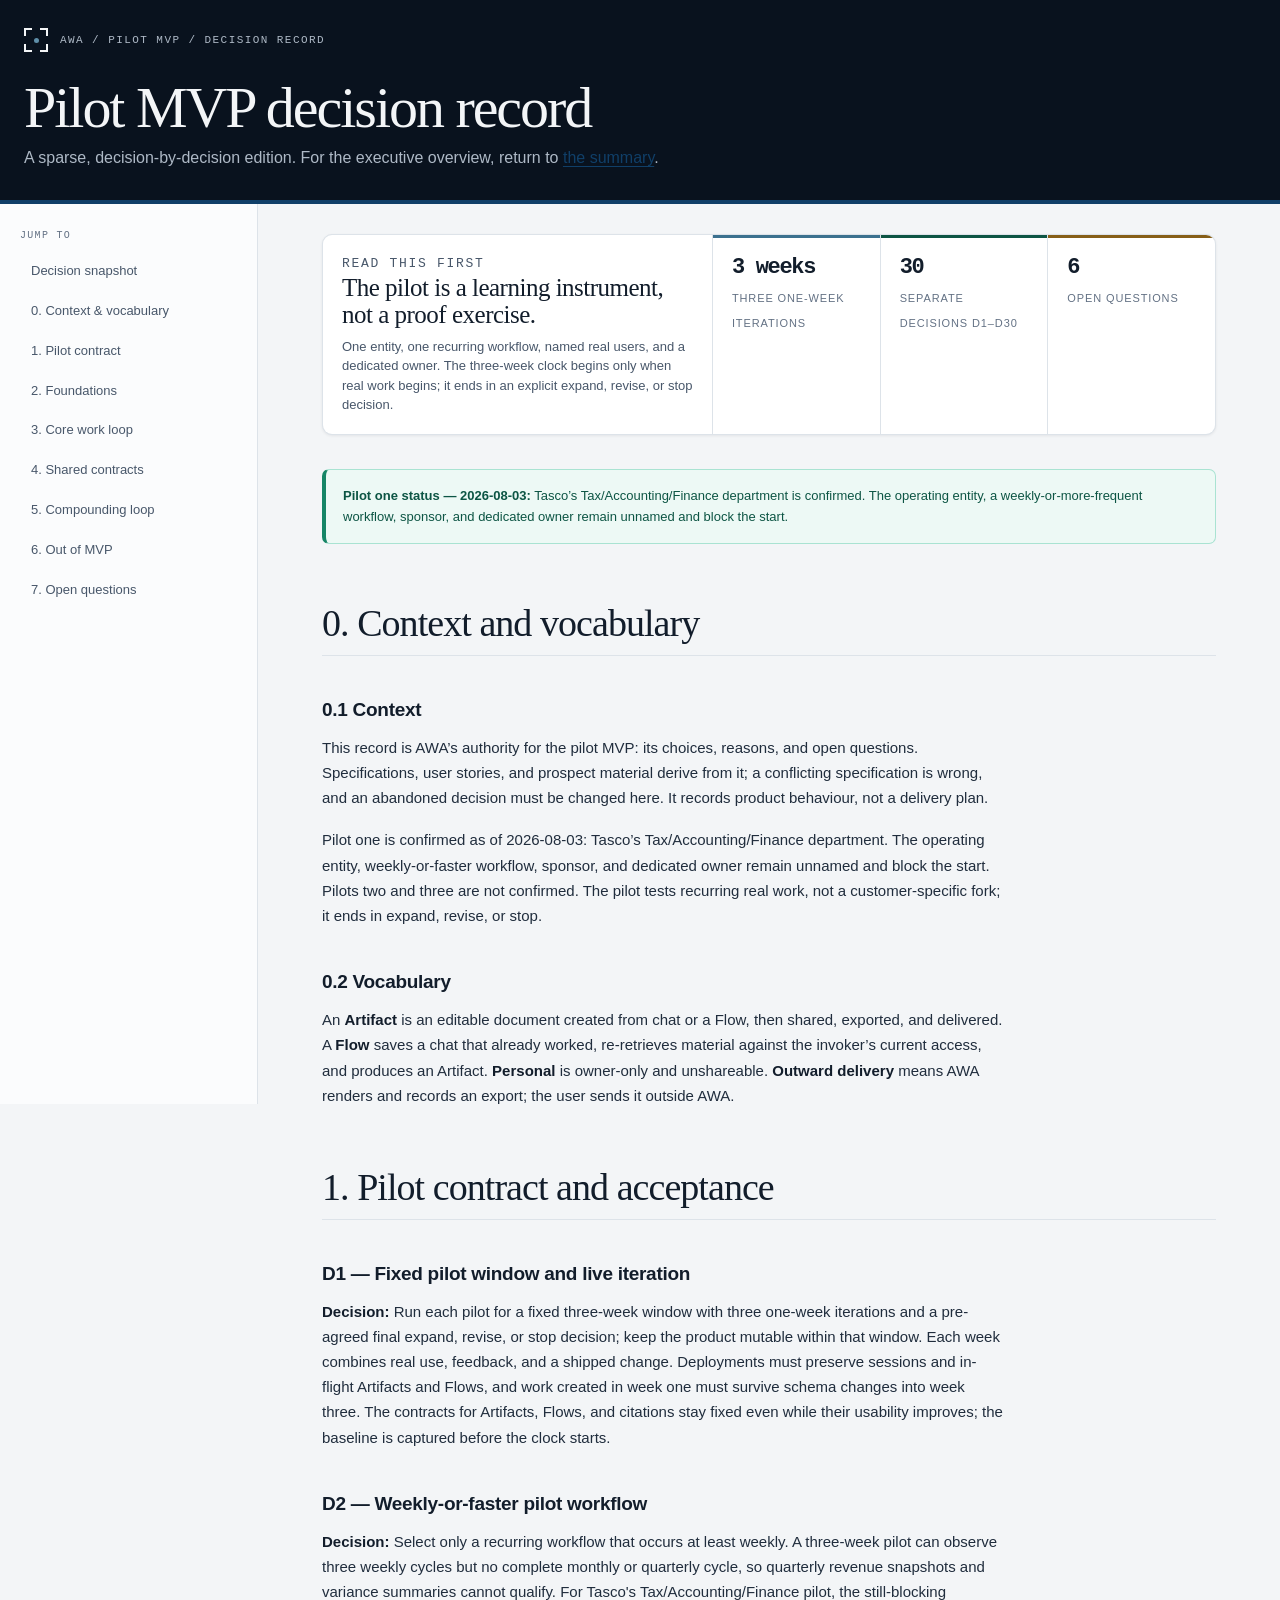
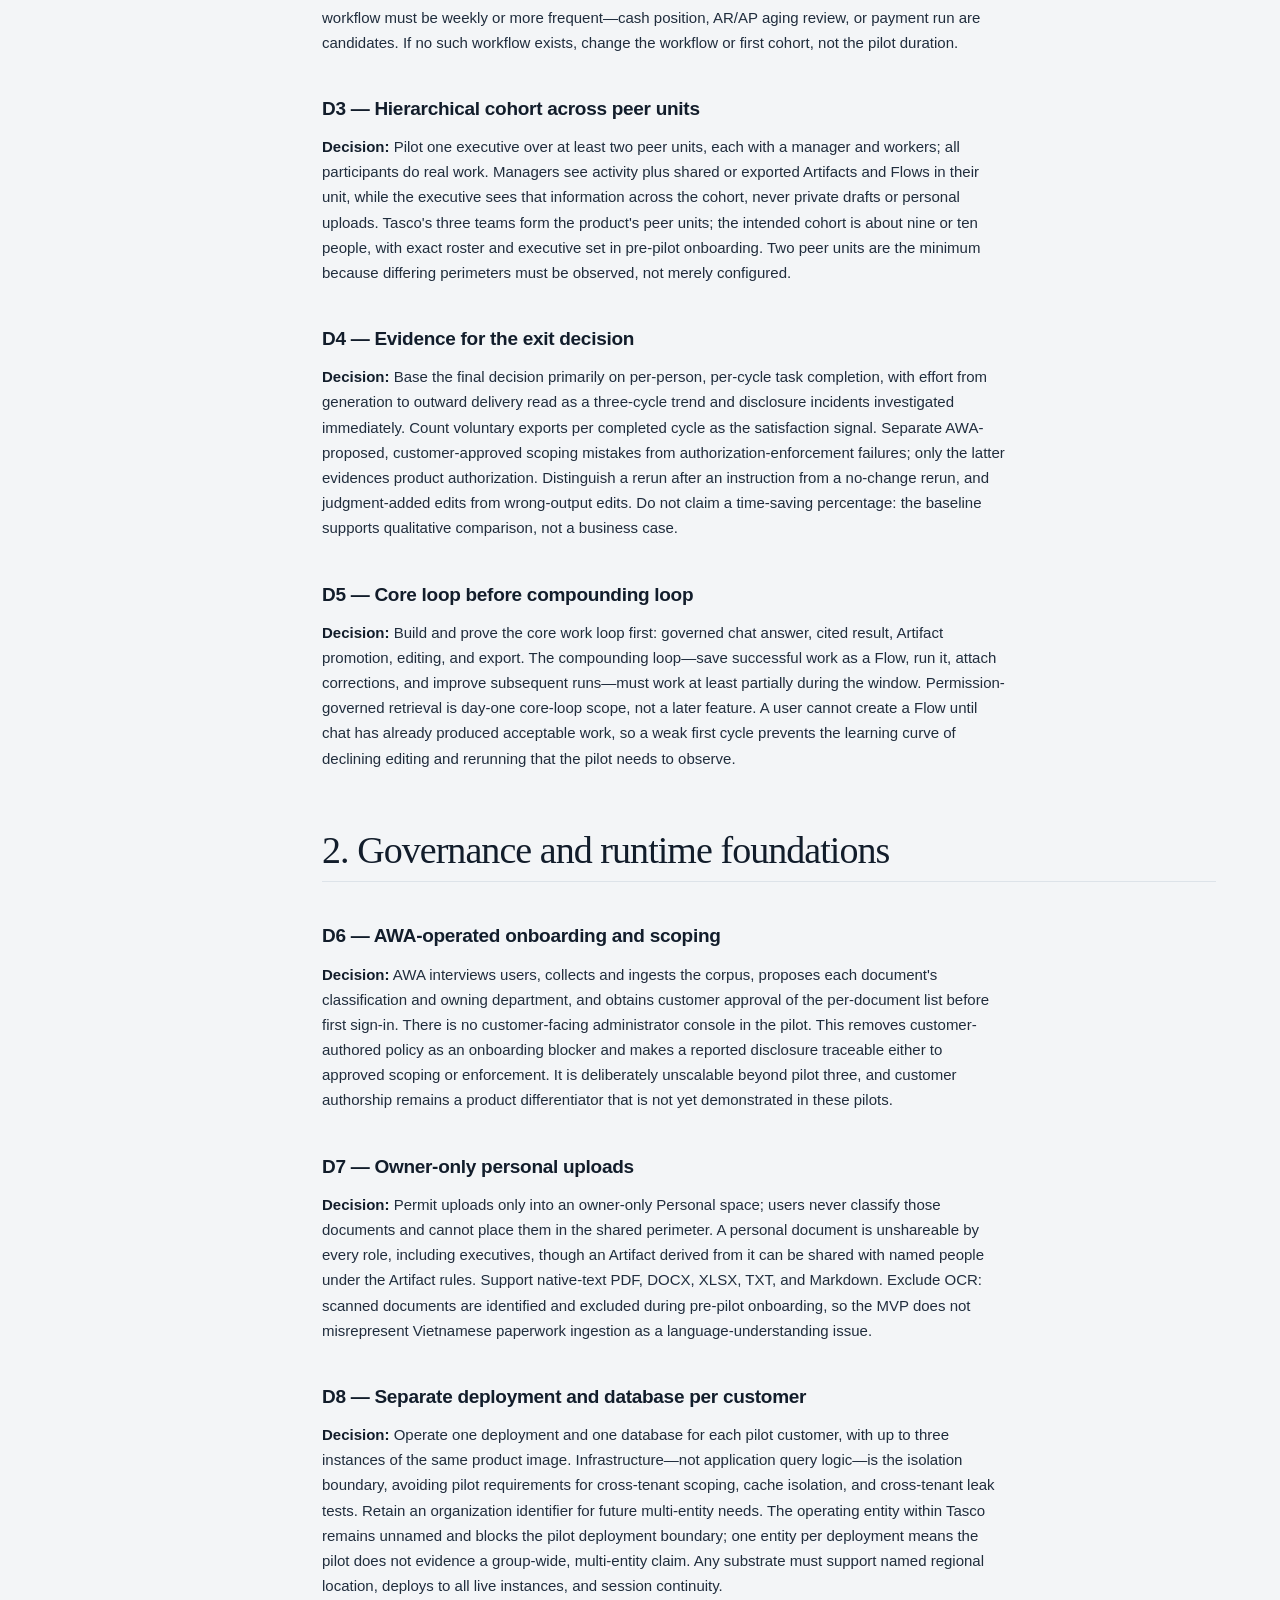
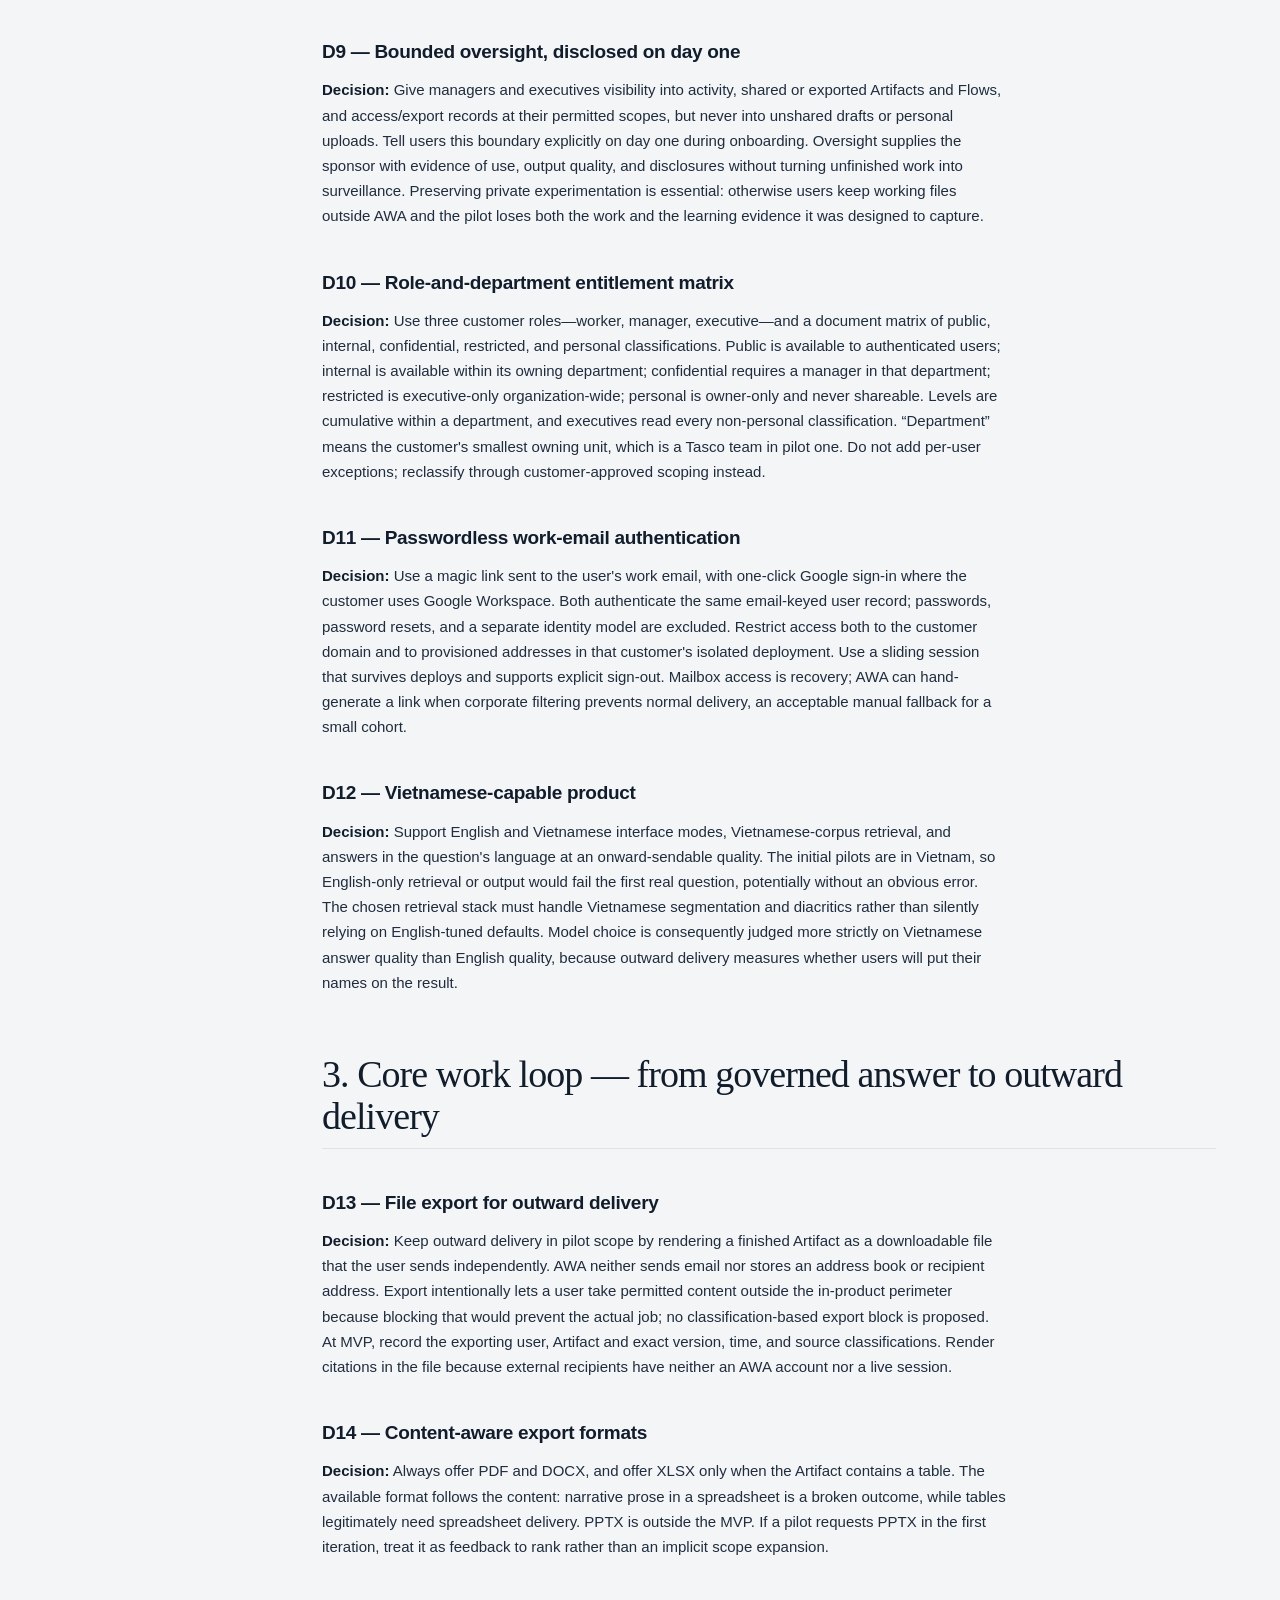
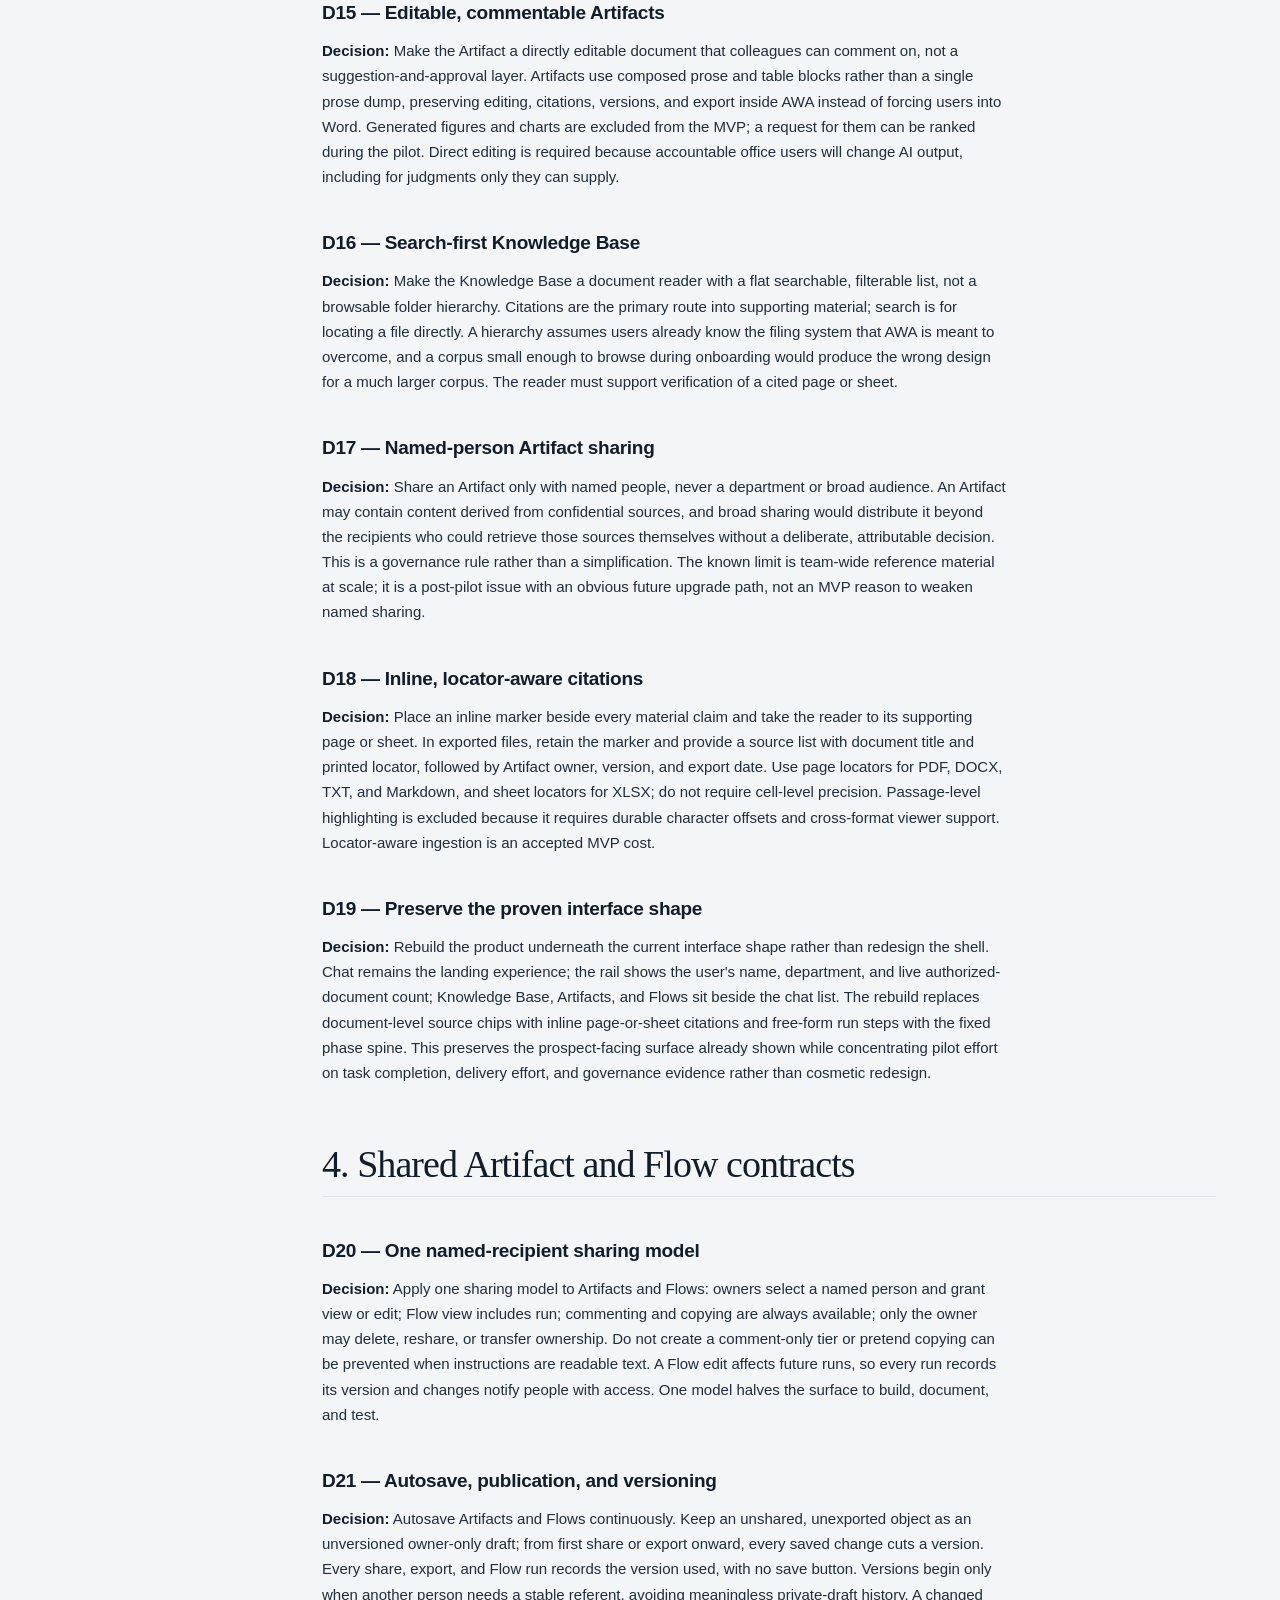
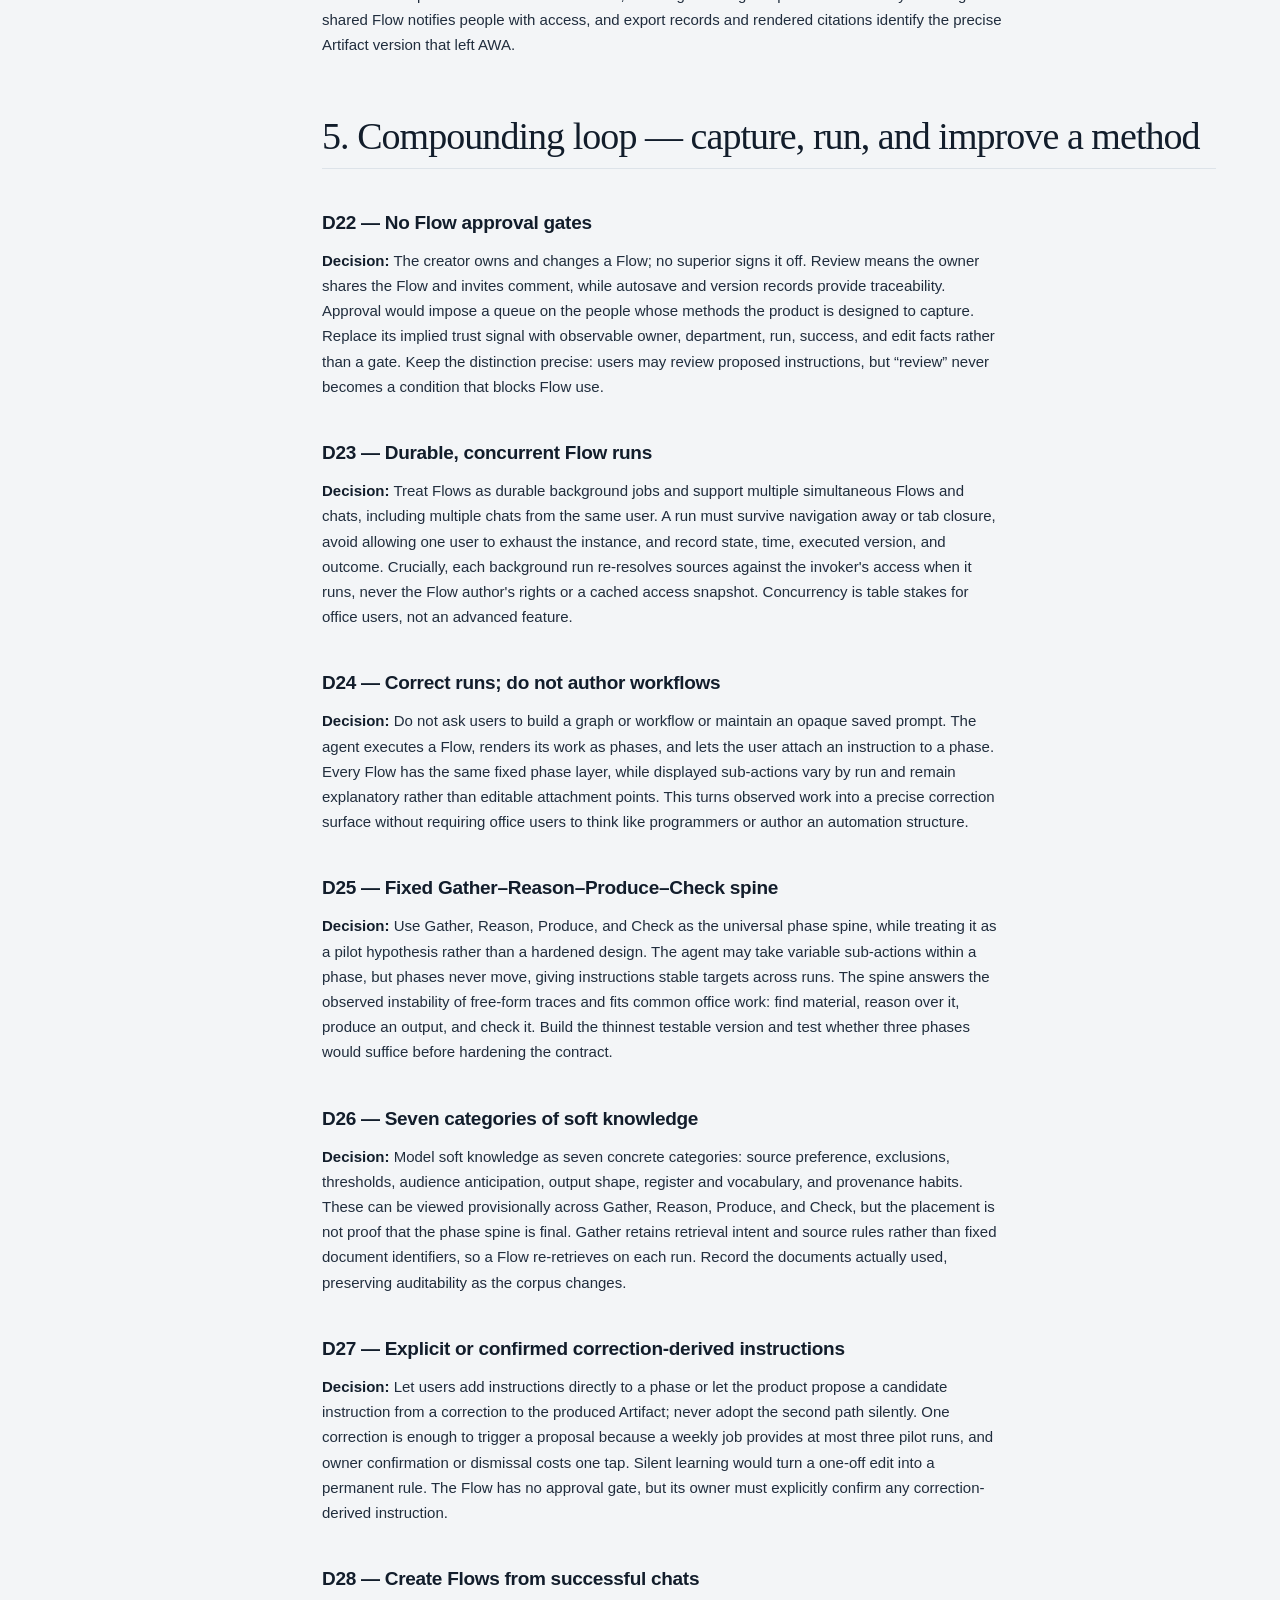
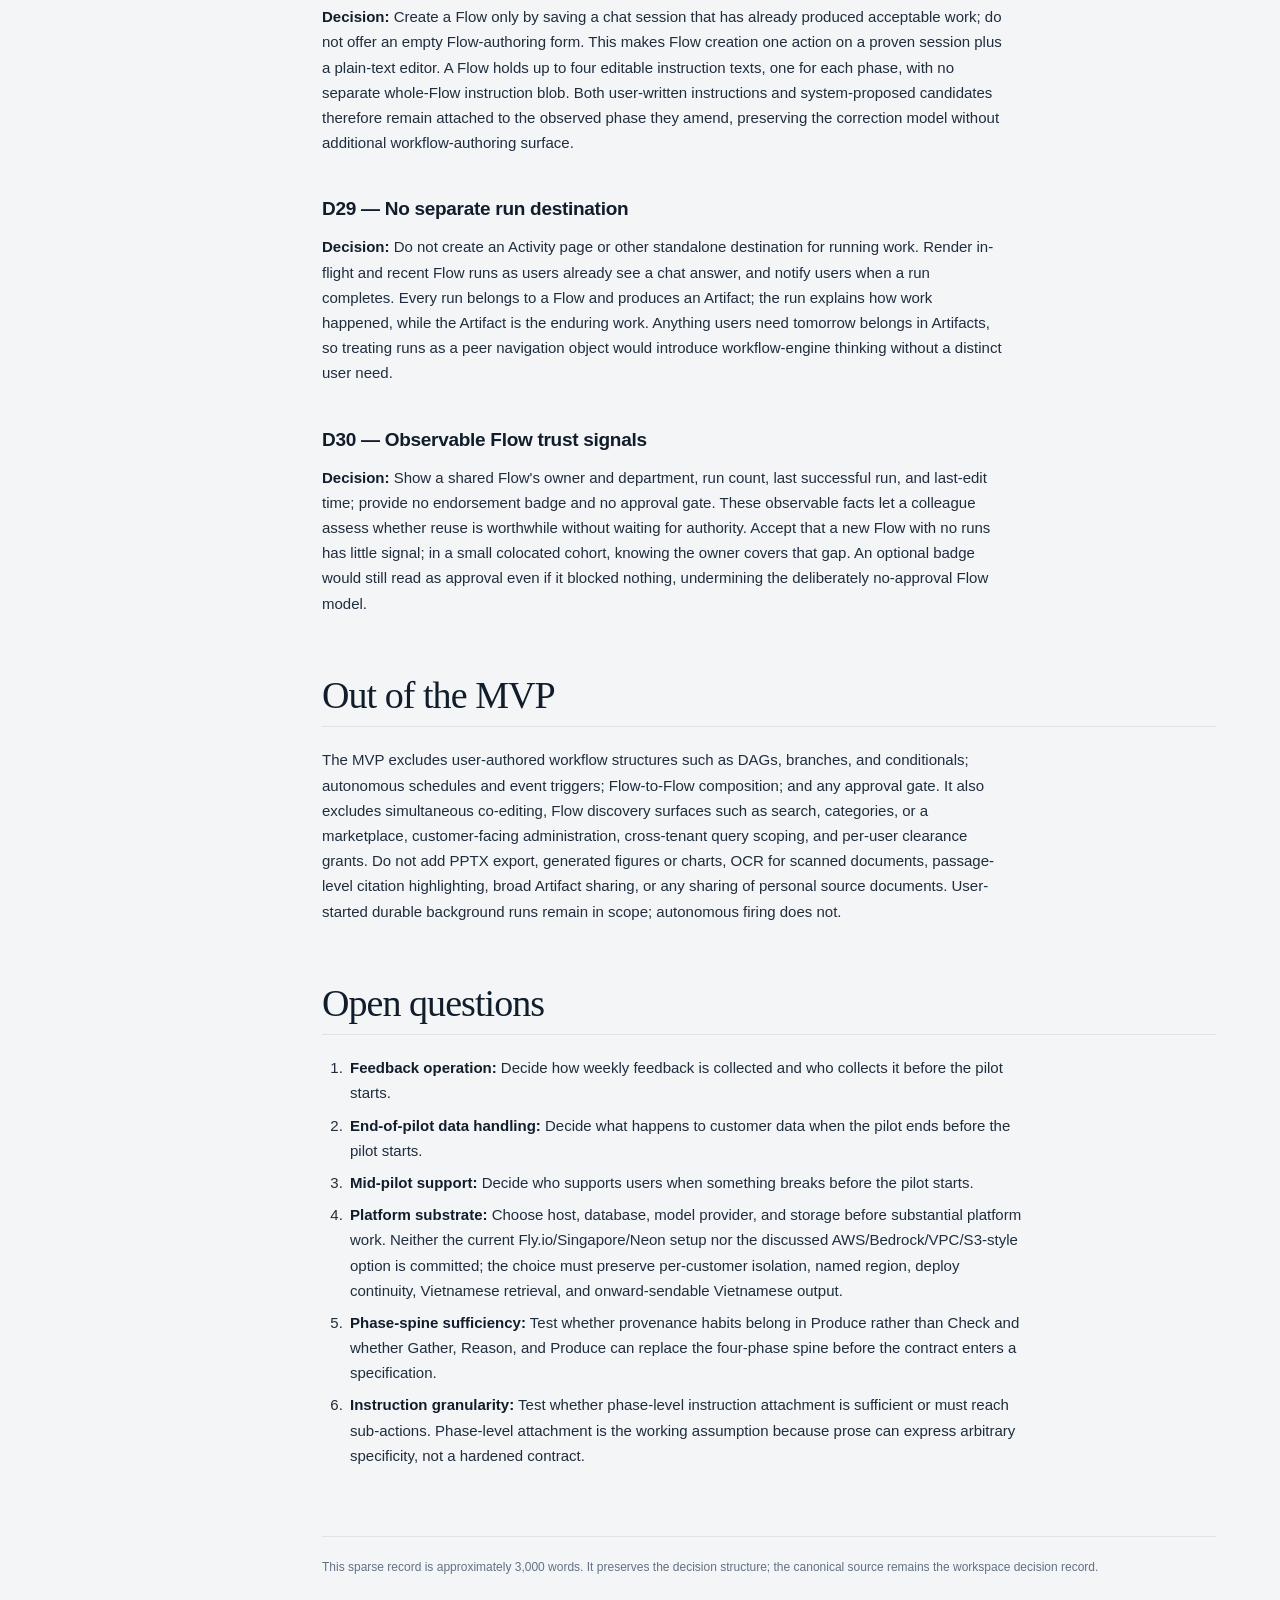
<file: site/full-record.html>
<!doctype html>
<html lang="en">
<head>
<meta charset="utf-8">
<meta name="viewport" content="width=device-width, initial-scale=1">
<meta name="description" content="Sparse, decision-by-decision AWA Pilot MVP record.">
<title>AWA — Pilot MVP decision record</title>
<style>
:root {
  --ink-25:#fbfcfd; --ink-50:#f3f5f7; --ink-100:#e9edf1; --ink-150:#dde3e9;
  --ink-300:#aeb9c6; --ink-400:#8391a2; --ink-500:#637184; --ink-600:#48576a;
  --ink-700:#334255; --ink-800:#202d3d; --ink-900:#121d2b; --ink-950:#09121e;
  --brand-700:#103f68; --brand-900:#082641; --iris-100:#dce8ef; --iris-500:#3c718f;
  --jade-50:#edf9f5; --jade-200:#a9e3d2; --jade-700:#0d5544;
  --gold-100:#f8ecc9; --gold-600:#875f18;
  --paper:#fff; --paper-line:#dfe5eb;
  --sans: Inter,-apple-system,BlinkMacSystemFont,"Segoe UI",Roboto,sans-serif;
  --serif: Newsreader,Georgia,serif; --mono:"IBM Plex Mono",ui-monospace,Menlo,monospace;
}
* { box-sizing:border-box; }
html { scroll-behavior:smooth; background:var(--ink-50); }
body { margin:0; color:var(--ink-800); background:var(--ink-50); font:15px/1.68 var(--sans); }
a { color:var(--brand-700); text-underline-offset:3px; }
a:focus-visible, summary:focus-visible { outline:3px solid var(--iris-500); outline-offset:3px; border-radius:3px; }
.shell { min-height:100vh; }
.masthead { background:var(--ink-950); color:var(--ink-50); padding:28px max(24px, calc((100vw - 1360px)/2)); border-bottom:4px solid var(--brand-700); }
.brandline { display:flex; align-items:center; gap:12px; color:var(--ink-300); font:11px/1 var(--mono); letter-spacing:.13em; text-transform:uppercase; }
.perimeter { width:24px; height:24px; position:relative; flex:none; background:linear-gradient(var(--ink-50),var(--ink-50)) 0 0/8px 2px no-repeat,linear-gradient(var(--ink-50),var(--ink-50)) 0 0/2px 8px no-repeat,linear-gradient(var(--ink-50),var(--ink-50)) 100% 0/8px 2px no-repeat,linear-gradient(var(--ink-50),var(--ink-50)) 100% 0/2px 8px no-repeat,linear-gradient(var(--ink-50),var(--ink-50)) 0 100%/8px 2px no-repeat,linear-gradient(var(--ink-50),var(--ink-50)) 0 100%/2px 8px no-repeat,linear-gradient(var(--ink-50),var(--ink-50)) 100% 100%/8px 2px no-repeat,linear-gradient(var(--ink-50),var(--ink-50)) 100% 100%/2px 8px no-repeat; }
.perimeter::after { content:""; position:absolute; width:5px; height:5px; border-radius:50%; background:#5f8fa9; left:9.5px; top:9.5px; }
.masthead h1 { max-width:900px; margin:26px 0 8px; font:400 clamp(32px,5vw,58px)/1.02 var(--serif); letter-spacing:-.035em; }
.masthead p { max-width:770px; margin:0; color:var(--ink-300); font-size:16px; }
.board { display:grid; grid-template-columns:258px minmax(0,1fr); max-width:1360px; margin:0 auto; }
.nav { position:sticky; top:0; align-self:start; height:100vh; overflow:auto; padding:25px 20px 40px; border-right:1px solid var(--ink-150); background:var(--ink-25); }
.nav-label, .eyebrow { margin:0 0 10px; color:var(--ink-500); font:10px/1.3 var(--mono); letter-spacing:.13em; text-transform:uppercase; }
.nav a { display:block; padding:8px 9px; margin:2px 0; border-left:2px solid transparent; color:var(--ink-600); font-size:13px; text-decoration:none; }
.nav a:hover { color:var(--brand-700); background:var(--iris-100); border-left-color:var(--iris-500); }
.content { min-width:0; padding:30px clamp(22px,5vw,72px) 80px; }
.snapshot { display:grid; grid-template-columns:1.4fr repeat(3,minmax(120px,.6fr)); gap:1px; margin:0 0 34px; overflow:hidden; border:1px solid var(--ink-150); background:var(--ink-150); border-radius:10px; box-shadow:0 1px 3px rgba(9,18,30,.07); }
.snapshot > div { min-width:0; padding:19px; background:var(--paper); }
.snapshot h2 { margin:0 0 8px; color:var(--ink-900); font:400 25px/1.1 var(--serif); letter-spacing:-.02em; }
.snapshot p { margin:0; font-size:13px; line-height:1.5; color:var(--ink-600); }
.metric { border-top:3px solid var(--iris-500); }
.metric:nth-child(3) { border-top-color:var(--jade-700); }
.metric:nth-child(4) { border-top-color:var(--gold-600); }
.metric strong { display:block; margin-bottom:5px; color:var(--ink-900); font:600 22px/1 var(--mono); letter-spacing:-.06em; }
.metric span { font-size:11px; color:var(--ink-500); text-transform:uppercase; letter-spacing:.08em; }
.notice { margin:0 0 38px; padding:15px 17px; border:1px solid var(--jade-200); border-left:4px solid #168566; border-radius:7px; background:var(--jade-50); color:var(--jade-700); font-size:13px; }
.notice strong { font-weight:700; }
.source { max-width:1000px; }
.source > h1 { display:none; }
.source h2 { scroll-margin-top:24px; margin:58px 0 20px; padding-bottom:10px; border-bottom:1px solid var(--ink-150); color:var(--ink-900); font:400 clamp(26px,3.2vw,38px)/1.12 var(--serif); letter-spacing:-.025em; }
.record-section { margin:18px 0; border:1px solid var(--ink-150); border-radius:9px; background:var(--paper); box-shadow:0 1px 2px rgba(9,18,30,.04); }
.record-section > summary { display:flex; align-items:center; gap:18px; padding:19px 21px; cursor:pointer; list-style:none; }
.record-section > summary::-webkit-details-marker { display:none; }
.record-section > summary::after { content:'+'; margin-left:auto; color:var(--iris-500); font:400 27px/1 var(--serif); }
.record-section[open] > summary { border-bottom:1px solid var(--ink-150); background:var(--ink-50); }
.record-section[open] > summary::after { content:'−'; }
.record-section > summary h2 { margin:0; padding:0; border:0; font-size:clamp(22px,2.3vw,30px); }
.section-count { flex:none; color:var(--ink-500); font:600 11px/1.3 var(--mono); letter-spacing:.06em; text-transform:uppercase; }
.record-section-body { padding:0 22px 26px; }
.source h3 { scroll-margin-top:24px; margin:42px 0 13px; color:var(--ink-900); font:600 19px/1.27 var(--sans); letter-spacing:-.015em; }
.source h4 { margin:30px 0 10px; color:var(--ink-700); font:600 15px/1.3 var(--sans); }
.source p { max-width:82ch; margin:0 0 17px; }
.source strong { color:var(--ink-900); }
.source em { color:var(--ink-600); }
.source ul, .source ol { max-width:84ch; margin:0 0 20px; padding-left:25px; }
.source li { margin:7px 0; padding-left:3px; }
.source blockquote { max-width:82ch; margin:22px 0; padding:3px 0 3px 19px; border-left:3px solid var(--iris-500); color:var(--ink-600); }
.table-wrap { overflow-x:auto; margin:24px 0 28px; border:1px solid var(--paper-line); border-radius:8px; background:var(--paper); box-shadow:0 1px 2px rgba(9,18,30,.05); }
table { width:100%; min-width:620px; border-collapse:collapse; font-size:13px; line-height:1.45; }
th, td { padding:11px 13px; vertical-align:top; text-align:left; border-bottom:1px solid var(--ink-150); }
th { position:sticky; top:0; background:var(--ink-50); color:var(--ink-700); font:600 10px/1.3 var(--mono); letter-spacing:.06em; text-transform:uppercase; }
tr:last-child td { border-bottom:0; }
td:first-child { color:var(--ink-900); font-weight:600; }
hr { border:0; border-top:1px solid var(--ink-150); margin:42px 0; }
.source code { padding:.1em .32em; border-radius:3px; background:var(--ink-100); color:var(--ink-800); font:.88em var(--mono); }
.source pre { overflow:auto; padding:14px; border-radius:7px; background:var(--ink-900); color:var(--ink-50); }
.source pre code { padding:0; background:transparent; color:inherit; }
footer { max-width:1000px; margin-top:68px; padding-top:20px; border-top:1px solid var(--ink-150); color:var(--ink-500); font-size:12px; }
@media (max-width: 900px) { .board { display:block; } .nav { position:static; height:auto; padding:16px max(22px,5vw); border-right:0; border-bottom:1px solid var(--ink-150); display:flex; overflow-x:auto; gap:4px; } .nav-label { display:none; } .nav a { white-space:nowrap; flex:none; border-left:0; border-bottom:2px solid transparent; } .nav a:hover { border-left-color:transparent; border-bottom-color:var(--iris-500); } .snapshot { grid-template-columns:1fr 1fr; } .snapshot > div:first-child { grid-column:1/-1; } }
@media (max-width: 560px) { body { font-size:14px; } .masthead { padding-top:20px; padding-bottom:24px; } .masthead p { font-size:14px; } .content { padding-top:22px; } .snapshot { display:block; } .snapshot > div { border-bottom:1px solid var(--ink-150); } .snapshot > div:last-child { border-bottom:0; } table { font-size:12px; } th,td { padding:9px 10px; } }
@media print { body { background:#fff; } .masthead { background:#fff; color:var(--ink-900); border-bottom:1px solid var(--ink-300); } .masthead p,.brandline { color:var(--ink-600); } .perimeter { filter:invert(1); } .nav { display:none; } .board { display:block; } .content { padding:20px 0; } .snapshot { break-inside:avoid; } .record-section { border:0; box-shadow:none; } .record-section > summary { padding:0; } .record-section > summary::after { display:none; } .record-section-body { padding:0; } .source h2 { break-after:avoid; } .source h3 { break-after:avoid; } .table-wrap { overflow:visible; } }
</style>
</head>
<body>
<div class="shell">
<header class="masthead">
  <div class="brandline"><span class="perimeter" aria-hidden="true"></span> AWA / pilot MVP / decision record</div>
  <h1>Pilot MVP decision record</h1>
  <p>A sparse, decision-by-decision edition. For the executive overview, return to <a href="index.html">the summary</a>.</p>
</header>
<div class="board">
<nav class="nav" aria-label="Decision record sections">
  <p class="nav-label">Jump to</p>
  <a href="#snapshot">Decision snapshot</a>
  <a href="#0-context-and-vocabulary">0. Context &amp; vocabulary</a>
  <a href="#1-pilot-contract-and-acceptance">1. Pilot contract</a>
  <a href="#2-governance-and-runtime-foundations">2. Foundations</a>
  <a href="#3-core-work-loop--from-governed-answer-to-outward-delivery">3. Core work loop</a>
  <a href="#4-shared-artifact-and-flow-contracts">4. Shared contracts</a>
  <a href="#5-compounding-loop--capture-run-and-improve-a-method">5. Compounding loop</a>
  <a href="#out-of-the-mvp">6. Out of MVP</a>
  <a href="#open-questions">7. Open questions</a>
</nav>
<main class="content">
  <section id="snapshot" aria-labelledby="snapshot-title">
    <div class="snapshot">
      <div><p class="eyebrow">Read this first</p><h2 id="snapshot-title">The pilot is a learning instrument, not a proof exercise.</h2><p>One entity, one recurring workflow, named real users, and a dedicated owner. The three-week clock begins only when real work begins; it ends in an explicit expand, revise, or stop decision.</p></div>
      <div class="metric"><strong>3 weeks</strong><span>Three one-week iterations</span></div>
      <div class="metric"><strong>30</strong><span>Separate decisions D1–D30</span></div>
      <div class="metric"><strong>6</strong><span>Open questions</span></div>
    </div>
    <aside class="notice"><strong>Pilot one status — 2026-08-03:</strong> Tasco’s Tax/Accounting/Finance department is confirmed. The operating entity, a weekly-or-more-frequent workflow, sponsor, and dedicated owner remain unnamed and block the start.</aside>
  </section>
  <article class="source">
<h2 id="0-context-and-vocabulary">0. Context and vocabulary</h2>
<h3 id="01-context">0.1 Context</h3>
<p>This record is AWA’s authority for the pilot MVP: its choices,
reasons, and open questions. Specifications, user stories, and prospect
material derive from it; a conflicting specification is wrong, and an
abandoned decision must be changed here. It records product behaviour,
not a delivery plan.</p>
<p>Pilot one is confirmed as of 2026-08-03: Tasco’s
Tax/Accounting/Finance department. The operating entity,
weekly-or-faster workflow, sponsor, and dedicated owner remain unnamed
and block the start. Pilots two and three are not confirmed. The pilot
tests recurring real work, not a customer-specific fork; it ends in
expand, revise, or stop.</p>
<h3 id="02-vocabulary">0.2 Vocabulary</h3>
<p>An <strong>Artifact</strong> is an editable document created from
chat or a Flow, then shared, exported, and delivered. A
<strong>Flow</strong> saves a chat that already worked, re-retrieves
material against the invoker’s current access, and produces an Artifact.
<strong>Personal</strong> is owner-only and unshareable. <strong>Outward
delivery</strong> means AWA renders and records an export; the user
sends it outside AWA.</p>
<h2 id="1-pilot-contract-and-acceptance">1. Pilot contract and
acceptance</h2>
<h3 id="d1--fixed-pilot-window-and-live-iteration">D1 — Fixed pilot
window and live iteration</h3>
<p><strong>Decision:</strong> Run each pilot for a fixed three-week
window with three one-week iterations and a pre-agreed final expand,
revise, or stop decision; keep the product mutable within that window.
Each week combines real use, feedback, and a shipped change. Deployments
must preserve sessions and in-flight Artifacts and Flows, and work
created in week one must survive schema changes into week three. The
contracts for Artifacts, Flows, and citations stay fixed even while
their usability improves; the baseline is captured before the clock
starts.</p>
<h3 id="d2--weekly-or-faster-pilot-workflow">D2 — Weekly-or-faster pilot
workflow</h3>
<p><strong>Decision:</strong> Select only a recurring workflow that
occurs at least weekly. A three-week pilot can observe three weekly
cycles but no complete monthly or quarterly cycle, so quarterly revenue
snapshots and variance summaries cannot qualify. For Tasco's
Tax/Accounting/Finance pilot, the still-blocking workflow must be weekly
or more frequent—cash position, AR/AP aging review, or payment run are
candidates. If no such workflow exists, change the workflow or first
cohort, not the pilot duration.</p>
<h3 id="d3--hierarchical-cohort-across-peer-units">D3 — Hierarchical
cohort across peer units</h3>
<p><strong>Decision:</strong> Pilot one executive over at least two peer
units, each with a manager and workers; all participants do real work.
Managers see activity plus shared or exported Artifacts and Flows in
their unit, while the executive sees that information across the cohort,
never private drafts or personal uploads. Tasco's three teams form the
product's peer units; the intended cohort is about nine or ten people,
with exact roster and executive set in pre-pilot onboarding. Two peer
units are the minimum because differing perimeters must be observed, not
merely configured.</p>
<h3 id="d4--evidence-for-the-exit-decision">D4 — Evidence for the exit
decision</h3>
<p><strong>Decision:</strong> Base the final decision primarily on
per-person, per-cycle task completion, with effort from generation to
outward delivery read as a three-cycle trend and disclosure incidents
investigated immediately. Count voluntary exports per completed cycle as
the satisfaction signal. Separate AWA-proposed, customer-approved
scoping mistakes from authorization-enforcement failures; only the
latter evidences product authorization. Distinguish a rerun after an
instruction from a no-change rerun, and judgment-added edits from
wrong-output edits. Do not claim a time-saving percentage: the baseline
supports qualitative comparison, not a business case.</p>
<h3 id="d5--core-loop-before-compounding-loop">D5 — Core loop before
compounding loop</h3>
<p><strong>Decision:</strong> Build and prove the core work loop first:
governed chat answer, cited result, Artifact promotion, editing, and
export. The compounding loop—save successful work as a Flow, run it,
attach corrections, and improve subsequent runs—must work at least
partially during the window. Permission-governed retrieval is day-one
core-loop scope, not a later feature. A user cannot create a Flow until
chat has already produced acceptable work, so a weak first cycle
prevents the learning curve of declining editing and rerunning that the
pilot needs to observe.</p>
<h2 id="2-governance-and-runtime-foundations">2. Governance and runtime
foundations</h2>
<h3 id="d6--awa-operated-onboarding-and-scoping">D6 — AWA-operated
onboarding and scoping</h3>
<p><strong>Decision:</strong> AWA interviews users, collects and ingests
the corpus, proposes each document's classification and owning
department, and obtains customer approval of the per-document list
before first sign-in. There is no customer-facing administrator console
in the pilot. This removes customer-authored policy as an onboarding
blocker and makes a reported disclosure traceable either to approved
scoping or enforcement. It is deliberately unscalable beyond pilot
three, and customer authorship remains a product differentiator that is
not yet demonstrated in these pilots.</p>
<h3 id="d7--owner-only-personal-uploads">D7 — Owner-only personal
uploads</h3>
<p><strong>Decision:</strong> Permit uploads only into an owner-only
Personal space; users never classify those documents and cannot place
them in the shared perimeter. A personal document is unshareable by
every role, including executives, though an Artifact derived from it can
be shared with named people under the Artifact rules. Support
native-text PDF, DOCX, XLSX, TXT, and Markdown. Exclude OCR: scanned
documents are identified and excluded during pre-pilot onboarding, so
the MVP does not misrepresent Vietnamese paperwork ingestion as a
language-understanding issue.</p>
<h3 id="d8--separate-deployment-and-database-per-customer">D8 — Separate
deployment and database per customer</h3>
<p><strong>Decision:</strong> Operate one deployment and one database
for each pilot customer, with up to three instances of the same product
image. Infrastructure—not application query logic—is the isolation
boundary, avoiding pilot requirements for cross-tenant scoping, cache
isolation, and cross-tenant leak tests. Retain an organization
identifier for future multi-entity needs. The operating entity within
Tasco remains unnamed and blocks the pilot deployment boundary; one
entity per deployment means the pilot does not evidence a group-wide,
multi-entity claim. Any substrate must support named regional location,
deploys to all live instances, and session continuity.</p>
<h3 id="d9--bounded-oversight-disclosed-on-day-one">D9 — Bounded
oversight, disclosed on day one</h3>
<p><strong>Decision:</strong> Give managers and executives visibility
into activity, shared or exported Artifacts and Flows, and access/export
records at their permitted scopes, but never into unshared drafts or
personal uploads. Tell users this boundary explicitly on day one during
onboarding. Oversight supplies the sponsor with evidence of use, output
quality, and disclosures without turning unfinished work into
surveillance. Preserving private experimentation is essential: otherwise
users keep working files outside AWA and the pilot loses both the work
and the learning evidence it was designed to capture.</p>
<h3 id="d10--role-and-department-entitlement-matrix">D10 —
Role-and-department entitlement matrix</h3>
<p><strong>Decision:</strong> Use three customer roles—worker, manager,
executive—and a document matrix of public, internal, confidential,
restricted, and personal classifications. Public is available to
authenticated users; internal is available within its owning department;
confidential requires a manager in that department; restricted is
executive-only organization-wide; personal is owner-only and never
shareable. Levels are cumulative within a department, and executives
read every non-personal classification. “Department” means the
customer's smallest owning unit, which is a Tasco team in pilot one. Do
not add per-user exceptions; reclassify through customer-approved
scoping instead.</p>
<h3 id="d11--passwordless-work-email-authentication">D11 — Passwordless
work-email authentication</h3>
<p><strong>Decision:</strong> Use a magic link sent to the user's work
email, with one-click Google sign-in where the customer uses Google
Workspace. Both authenticate the same email-keyed user record;
passwords, password resets, and a separate identity model are excluded.
Restrict access both to the customer domain and to provisioned addresses
in that customer's isolated deployment. Use a sliding session that
survives deploys and supports explicit sign-out. Mailbox access is
recovery; AWA can hand-generate a link when corporate filtering prevents
normal delivery, an acceptable manual fallback for a small cohort.</p>
<h3 id="d12--vietnamese-capable-product">D12 — Vietnamese-capable
product</h3>
<p><strong>Decision:</strong> Support English and Vietnamese interface
modes, Vietnamese-corpus retrieval, and answers in the question's
language at an onward-sendable quality. The initial pilots are in
Vietnam, so English-only retrieval or output would fail the first real
question, potentially without an obvious error. The chosen retrieval
stack must handle Vietnamese segmentation and diacritics rather than
silently relying on English-tuned defaults. Model choice is consequently
judged more strictly on Vietnamese answer quality than English quality,
because outward delivery measures whether users will put their names on
the result.</p>
<h2 id="3-core-work-loop--from-governed-answer-to-outward-delivery">3.
Core work loop — from governed answer to outward delivery</h2>
<h3 id="d13--file-export-for-outward-delivery">D13 — File export for
outward delivery</h3>
<p><strong>Decision:</strong> Keep outward delivery in pilot scope by
rendering a finished Artifact as a downloadable file that the user sends
independently. AWA neither sends email nor stores an address book or
recipient address. Export intentionally lets a user take permitted
content outside the in-product perimeter because blocking that would
prevent the actual job; no classification-based export block is
proposed. At MVP, record the exporting user, Artifact and exact version,
time, and source classifications. Render citations in the file because
external recipients have neither an AWA account nor a live session.</p>
<h3 id="d14--content-aware-export-formats">D14 — Content-aware export
formats</h3>
<p><strong>Decision:</strong> Always offer PDF and DOCX, and offer XLSX
only when the Artifact contains a table. The available format follows
the content: narrative prose in a spreadsheet is a broken outcome, while
tables legitimately need spreadsheet delivery. PPTX is outside the MVP.
If a pilot requests PPTX in the first iteration, treat it as feedback to
rank rather than an implicit scope expansion.</p>
<h3 id="d15--editable-commentable-artifacts">D15 — Editable, commentable
Artifacts</h3>
<p><strong>Decision:</strong> Make the Artifact a directly editable
document that colleagues can comment on, not a suggestion-and-approval
layer. Artifacts use composed prose and table blocks rather than a
single prose dump, preserving editing, citations, versions, and export
inside AWA instead of forcing users into Word. Generated figures and
charts are excluded from the MVP; a request for them can be ranked
during the pilot. Direct editing is required because accountable office
users will change AI output, including for judgments only they can
supply.</p>
<h3 id="d16--search-first-knowledge-base">D16 — Search-first Knowledge
Base</h3>
<p><strong>Decision:</strong> Make the Knowledge Base a document reader
with a flat searchable, filterable list, not a browsable folder
hierarchy. Citations are the primary route into supporting material;
search is for locating a file directly. A hierarchy assumes users
already know the filing system that AWA is meant to overcome, and a
corpus small enough to browse during onboarding would produce the wrong
design for a much larger corpus. The reader must support verification of
a cited page or sheet.</p>
<h3 id="d17--named-person-artifact-sharing">D17 — Named-person Artifact
sharing</h3>
<p><strong>Decision:</strong> Share an Artifact only with named people,
never a department or broad audience. An Artifact may contain content
derived from confidential sources, and broad sharing would distribute it
beyond the recipients who could retrieve those sources themselves
without a deliberate, attributable decision. This is a governance rule
rather than a simplification. The known limit is team-wide reference
material at scale; it is a post-pilot issue with an obvious future
upgrade path, not an MVP reason to weaken named sharing.</p>
<h3 id="d18--inline-locator-aware-citations">D18 — Inline, locator-aware
citations</h3>
<p><strong>Decision:</strong> Place an inline marker beside every
material claim and take the reader to its supporting page or sheet. In
exported files, retain the marker and provide a source list with
document title and printed locator, followed by Artifact owner, version,
and export date. Use page locators for PDF, DOCX, TXT, and Markdown, and
sheet locators for XLSX; do not require cell-level precision.
Passage-level highlighting is excluded because it requires durable
character offsets and cross-format viewer support. Locator-aware
ingestion is an accepted MVP cost.</p>
<h3 id="d19--preserve-the-proven-interface-shape">D19 — Preserve the
proven interface shape</h3>
<p><strong>Decision:</strong> Rebuild the product underneath the current
interface shape rather than redesign the shell. Chat remains the landing
experience; the rail shows the user's name, department, and live
authorized-document count; Knowledge Base, Artifacts, and Flows sit
beside the chat list. The rebuild replaces document-level source chips
with inline page-or-sheet citations and free-form run steps with the
fixed phase spine. This preserves the prospect-facing surface already
shown while concentrating pilot effort on task completion, delivery
effort, and governance evidence rather than cosmetic redesign.</p>
<h2 id="4-shared-artifact-and-flow-contracts">4. Shared Artifact and
Flow contracts</h2>
<h3 id="d20--one-named-recipient-sharing-model">D20 — One
named-recipient sharing model</h3>
<p><strong>Decision:</strong> Apply one sharing model to Artifacts and
Flows: owners select a named person and grant view or edit; Flow view
includes run; commenting and copying are always available; only the
owner may delete, reshare, or transfer ownership. Do not create a
comment-only tier or pretend copying can be prevented when instructions
are readable text. A Flow edit affects future runs, so every run records
its version and changes notify people with access. One model halves the
surface to build, document, and test.</p>
<h3 id="d21--autosave-publication-and-versioning">D21 — Autosave,
publication, and versioning</h3>
<p><strong>Decision:</strong> Autosave Artifacts and Flows continuously.
Keep an unshared, unexported object as an unversioned owner-only draft;
from first share or export onward, every saved change cuts a version.
Every share, export, and Flow run records the version used, with no save
button. Versions begin only when another person needs a stable referent,
avoiding meaningless private-draft history. A changed shared Flow
notifies people with access, and export records and rendered citations
identify the precise Artifact version that left AWA.</p>
<h2 id="5-compounding-loop--capture-run-and-improve-a-method">5.
Compounding loop — capture, run, and improve a method</h2>
<h3 id="d22--no-flow-approval-gates">D22 — No Flow approval gates</h3>
<p><strong>Decision:</strong> The creator owns and changes a Flow; no
superior signs it off. Review means the owner shares the Flow and
invites comment, while autosave and version records provide
traceability. Approval would impose a queue on the people whose methods
the product is designed to capture. Replace its implied trust signal
with observable owner, department, run, success, and edit facts rather
than a gate. Keep the distinction precise: users may review proposed
instructions, but “review” never becomes a condition that blocks Flow
use.</p>
<h3 id="d23--durable-concurrent-flow-runs">D23 — Durable, concurrent
Flow runs</h3>
<p><strong>Decision:</strong> Treat Flows as durable background jobs and
support multiple simultaneous Flows and chats, including multiple chats
from the same user. A run must survive navigation away or tab closure,
avoid allowing one user to exhaust the instance, and record state, time,
executed version, and outcome. Crucially, each background run
re-resolves sources against the invoker's access when it runs, never the
Flow author's rights or a cached access snapshot. Concurrency is table
stakes for office users, not an advanced feature.</p>
<h3 id="d24--correct-runs-do-not-author-workflows">D24 — Correct runs;
do not author workflows</h3>
<p><strong>Decision:</strong> Do not ask users to build a graph or
workflow or maintain an opaque saved prompt. The agent executes a Flow,
renders its work as phases, and lets the user attach an instruction to a
phase. Every Flow has the same fixed phase layer, while displayed
sub-actions vary by run and remain explanatory rather than editable
attachment points. This turns observed work into a precise correction
surface without requiring office users to think like programmers or
author an automation structure.</p>
<h3 id="d25--fixed-gatherreasonproducecheck-spine">D25 — Fixed
Gather–Reason–Produce–Check spine</h3>
<p><strong>Decision:</strong> Use Gather, Reason, Produce, and Check as
the universal phase spine, while treating it as a pilot hypothesis
rather than a hardened design. The agent may take variable sub-actions
within a phase, but phases never move, giving instructions stable
targets across runs. The spine answers the observed instability of
free-form traces and fits common office work: find material, reason over
it, produce an output, and check it. Build the thinnest testable version
and test whether three phases would suffice before hardening the
contract.</p>
<h3 id="d26--seven-categories-of-soft-knowledge">D26 — Seven categories
of soft knowledge</h3>
<p><strong>Decision:</strong> Model soft knowledge as seven concrete
categories: source preference, exclusions, thresholds, audience
anticipation, output shape, register and vocabulary, and provenance
habits. These can be viewed provisionally across Gather, Reason,
Produce, and Check, but the placement is not proof that the phase spine
is final. Gather retains retrieval intent and source rules rather than
fixed document identifiers, so a Flow re-retrieves on each run. Record
the documents actually used, preserving auditability as the corpus
changes.</p>
<h3 id="d27--explicit-or-confirmed-correction-derived-instructions">D27
— Explicit or confirmed correction-derived instructions</h3>
<p><strong>Decision:</strong> Let users add instructions directly to a
phase or let the product propose a candidate instruction from a
correction to the produced Artifact; never adopt the second path
silently. One correction is enough to trigger a proposal because a
weekly job provides at most three pilot runs, and owner confirmation or
dismissal costs one tap. Silent learning would turn a one-off edit into
a permanent rule. The Flow has no approval gate, but its owner must
explicitly confirm any correction-derived instruction.</p>
<h3 id="d28--create-flows-from-successful-chats">D28 — Create Flows from
successful chats</h3>
<p><strong>Decision:</strong> Create a Flow only by saving a chat
session that has already produced acceptable work; do not offer an empty
Flow-authoring form. This makes Flow creation one action on a proven
session plus a plain-text editor. A Flow holds up to four editable
instruction texts, one for each phase, with no separate whole-Flow
instruction blob. Both user-written instructions and system-proposed
candidates therefore remain attached to the observed phase they amend,
preserving the correction model without additional workflow-authoring
surface.</p>
<h3 id="d29--no-separate-run-destination">D29 — No separate run
destination</h3>
<p><strong>Decision:</strong> Do not create an Activity page or other
standalone destination for running work. Render in-flight and recent
Flow runs as users already see a chat answer, and notify users when a
run completes. Every run belongs to a Flow and produces an Artifact; the
run explains how work happened, while the Artifact is the enduring work.
Anything users need tomorrow belongs in Artifacts, so treating runs as a
peer navigation object would introduce workflow-engine thinking without
a distinct user need.</p>
<h3 id="d30--observable-flow-trust-signals">D30 — Observable Flow trust
signals</h3>
<p><strong>Decision:</strong> Show a shared Flow's owner and department,
run count, last successful run, and last-edit time; provide no
endorsement badge and no approval gate. These observable facts let a
colleague assess whether reuse is worthwhile without waiting for
authority. Accept that a new Flow with no runs has little signal; in a
small colocated cohort, knowing the owner covers that gap. An optional
badge would still read as approval even if it blocked nothing,
undermining the deliberately no-approval Flow model.</p>
<h2 id="out-of-the-mvp">Out of the MVP</h2>
<p>The MVP excludes user-authored workflow structures such as DAGs,
branches, and conditionals; autonomous schedules and event triggers;
Flow-to-Flow composition; and any approval gate. It also excludes
simultaneous co-editing, Flow discovery surfaces such as search,
categories, or a marketplace, customer-facing administration,
cross-tenant query scoping, and per-user clearance grants. Do not add
PPTX export, generated figures or charts, OCR for scanned documents,
passage-level citation highlighting, broad Artifact sharing, or any
sharing of personal source documents. User-started durable background
runs remain in scope; autonomous firing does not.</p>
<h2 id="open-questions">Open questions</h2>
<ol type="1">
<li><strong>Feedback operation:</strong> Decide how weekly feedback is
collected and who collects it before the pilot starts.</li>
<li><strong>End-of-pilot data handling:</strong> Decide what happens to
customer data when the pilot ends before the pilot starts.</li>
<li><strong>Mid-pilot support:</strong> Decide who supports users when
something breaks before the pilot starts.</li>
<li><strong>Platform substrate:</strong> Choose host, database, model
provider, and storage before substantial platform work. Neither the
current Fly.io/Singapore/Neon setup nor the discussed
AWS/Bedrock/VPC/S3-style option is committed; the choice must preserve
per-customer isolation, named region, deploy continuity, Vietnamese
retrieval, and onward-sendable Vietnamese output.</li>
<li><strong>Phase-spine sufficiency:</strong> Test whether provenance
habits belong in Produce rather than Check and whether Gather, Reason,
and Produce can replace the four-phase spine before the contract enters
a specification.</li>
<li><strong>Instruction granularity:</strong> Test whether phase-level
instruction attachment is sufficient or must reach sub-actions.
Phase-level attachment is the working assumption because prose can
express arbitrary specificity, not a hardened contract.</li>
</ol>

  </article>
  <footer>This sparse record is approximately 3,000 words. It preserves the decision structure; the canonical source remains the workspace decision record.</footer>
</main>
</div>
</div>
</body>
</html>
</file>
<file: site/pitch-deck-v3-generic/awa-pitch-deck-v3.css>
@font-face { font-family: "Inter"; src: url("assets/fonts/Inter-Regular.ttf") format("truetype"); font-weight: 400; font-style: normal; font-display: swap; }
@font-face { font-family: "Inter"; src: url("assets/fonts/Inter-Medium.ttf") format("truetype"); font-weight: 500; font-style: normal; font-display: swap; }
@font-face { font-family: "Inter"; src: url("assets/fonts/Inter-SemiBold.ttf") format("truetype"); font-weight: 600; font-style: normal; font-display: swap; }
@font-face { font-family: "Inter"; src: url("assets/fonts/Inter-Bold.ttf") format("truetype"); font-weight: 700; font-style: normal; font-display: swap; }
@font-face { font-family: "Inter"; src: url("assets/fonts/Inter-ExtraBold.ttf") format("truetype"); font-weight: 800; font-style: normal; font-display: swap; }
@font-face { font-family: "Newsreader"; src: url("assets/fonts/Newsreader-Regular.ttf") format("truetype"); font-weight: 400; font-style: normal; font-display: swap; }
@font-face { font-family: "Newsreader"; src: url("assets/fonts/Newsreader-Medium.ttf") format("truetype"); font-weight: 500; font-style: normal; font-display: swap; }
@font-face { font-family: "IBM Plex Mono"; src: url("assets/fonts/IBMPlexMono-Regular.ttf") format("truetype"); font-weight: 400; font-style: normal; font-display: swap; }
@font-face { font-family: "IBM Plex Mono"; src: url("assets/fonts/IBMPlexMono-Medium.ttf") format("truetype"); font-weight: 500; font-style: normal; font-display: swap; }
@font-face { font-family: "IBM Plex Mono"; src: url("assets/fonts/IBMPlexMono-SemiBold.ttf") format("truetype"); font-weight: 600; font-style: normal; font-display: swap; }

:root {
  --paper: #fbfcfd;
  --paper-shade: #f3f5f7;
  --paper-line: #dfe5eb;
  --white: #ffffff;
  --ink: #121d2b;
  --ink-soft: #334255;
  --muted: #637184;
  --line: #dde3e9;
  --line-strong: #aeb9c6;
  --brand: #174f7e;
  --brand-soft: #e3ebf3;
  --iris: #3c718f;
  --iris-soft: #f0f5f8;
  --jade: #168566;
  --jade-soft: #edf9f5;
  --ember: #bd4530;
  --ember-soft: #fdf3f1;
  --gold: #a97a1f;
  --gold-soft: #fdf8ec;
  --sans: "Inter", -apple-system, BlinkMacSystemFont, "Segoe UI", sans-serif;
  --serif: "Newsreader", Georgia, serif;
  --mono: "IBM Plex Mono", ui-monospace, monospace;
  --card-shadow: 0 2px 4px rgba(9, 18, 30, .10), 0 10px 24px rgba(9, 18, 30, .06);
}

* { box-sizing: border-box; }
html, body { width: 100%; height: 100%; margin: 0; overflow: hidden; }
body { background: var(--ink); color: var(--ink); font-family: var(--sans); -webkit-font-smoothing: antialiased; }
button { font: inherit; }
.reveal { position: relative; width: 100vw; height: 100vh; overflow: hidden; }
.reveal .slides {
  position: absolute;
  top: 50%; left: 50%;
  width: 1280px; height: 720px;
  overflow: hidden;
  transform: translate(-50%, -50%) scale(var(--deck-scale, 1));
  transform-origin: center;
  background: var(--paper-shade);
  box-shadow: 0 18px 48px rgba(9, 18, 30, .24);
}
.reveal section.slide {
  position: absolute;
  inset: 0;
  display: none;
  width: 1280px; height: 720px;
  padding: 36px 54px 52px;
  overflow: hidden;
  background: linear-gradient(158deg, #e9eef4 0%, #f5f8fa 44%, #e6ecf3 100%);
}
.reveal section.slide::before,
.reveal section.slide::after {
  position: absolute;
  width: 24px; height: 24px;
  content: "";
  opacity: .8;
  pointer-events: none;
}
.reveal section.slide::before { top: 22px; right: 22px; border-top: 1px solid var(--line-strong); border-right: 1px solid var(--line-strong); }
.reveal section.slide::after { bottom: 22px; left: 22px; border-bottom: 1px solid var(--line-strong); border-left: 1px solid var(--line-strong); }
.reveal section.slide.present { display: block; }

.masthead, .footer, .page-marker, .hero-ask, .cost-rail, .slide-title, .feature-rail, .feature-outcome,
.evidence-layout, .compare-grid, .question-line, .security-line, .artifact-layout,
.artifact-visual, .flow-layout, .close-grid, .team-band, .appendix-title, .agent-rail, .appendix-pair,
.architecture, .architecture-note, .matrix, .data-basis, .proof-boundary, .eval-layout,
.pilot-grid, .pilot-measures, .decision, .roadmap, .demo-heading, .story-grid, .orientation-note,
.team-close-heading, .team-profiles, .team-final-line, .thank-you-content, .equation, .spectrum-intro,
.adoption-spectrum, .adoption-outcome { position: relative; z-index: 1; }

.masthead { display: flex; align-items: center; justify-content: space-between; min-height: 30px; padding-bottom: 14px; border-bottom: 1px solid var(--line); }
.brand-lockup { display: flex; align-items: center; gap: 11px; min-width: 104px; }
.perimeter-mark {
  position: relative;
  width: 25px; height: 25px;
  background:
    linear-gradient(var(--ink), var(--ink)) left top / 10px 2px no-repeat,
    linear-gradient(var(--ink), var(--ink)) left top / 2px 10px no-repeat,
    linear-gradient(var(--ink), var(--ink)) right top / 10px 2px no-repeat,
    linear-gradient(var(--ink), var(--ink)) right top / 2px 10px no-repeat,
    linear-gradient(var(--ink), var(--ink)) left bottom / 10px 2px no-repeat,
    linear-gradient(var(--ink), var(--ink)) left bottom / 2px 10px no-repeat,
    linear-gradient(var(--ink), var(--ink)) right bottom / 10px 2px no-repeat,
    linear-gradient(var(--ink), var(--ink)) right bottom / 2px 10px no-repeat;
}
.perimeter-mark::after { position: absolute; top: 10px; left: 10px; width: 6px; height: 6px; background: var(--iris); content: ""; }
.wordmark { color: var(--ink); font-size: 25px; font-weight: 800; letter-spacing: -.04em; }
.track, .footer, .chapter { font-family: var(--mono); letter-spacing: .095em; text-transform: uppercase; }
.track { color: var(--ink-soft); font-size: 16px; font-weight: 600; letter-spacing: .075em; }
.footer {
  position: absolute;
  right: 54px; bottom: 17px; left: 54px;
  display: flex; justify-content: space-between;
  color: var(--ink-soft);
  font-size: 12px; font-weight: 500;
}
.page-marker {
  position: absolute;
  bottom: 17px;
  left: 50%;
  color: var(--ink-soft);
  font: 500 12px/1 var(--mono);
  letter-spacing: .08em;
  transform: translateX(-50%);
}
.chapter { margin: 0 0 15px; color: var(--brand); font-size: 12px; font-weight: 600; }
h1, h2, h3, p { text-wrap: balance; }
h1 { margin: 0; font-weight: 700; letter-spacing: -.045em; }
.lead { max-width: 680px; margin: 24px 0 0; color: var(--ink-soft); font-size: 25px; line-height: 1.38; }
.lead.small { font-size: 21px; }
.slide-title { max-width: 1090px; margin: 40px 0 0; font-size: 53px; line-height: 1.03; }
.slide-title.compact { margin-top: 22px; font-size: 46px; }

/* Problem */
.hero-ask { margin-top: 32px; }
.hero-ask .question { margin: 0 0 16px; color: var(--brand); font-size: 31px; font-weight: 600; letter-spacing: -.02em; }
.hero-ask h1 { max-width: 1120px; font-size: 62px; line-height: .98; }
.hero-ask .lead { margin-top: 20px; font-size: 21px; }
.cost-rail { display: grid; grid-template-columns: repeat(3, 1fr); gap: 12px; margin-top: 30px; }
.cost-rail article { padding: 17px 18px 19px; background: var(--white); border: 1px solid var(--line); border-top: 4px solid var(--line-strong); box-shadow: var(--card-shadow); }
.cost-rail small { color: var(--muted); font: 600 12px/1 var(--mono); letter-spacing: .095em; text-transform: uppercase; }
.cost-rail strong { display: block; margin-top: 12px; font-size: 21px; line-height: 1.16; letter-spacing: -.03em; }
.cost-rail span { display: block; margin-top: 9px; color: var(--ink-soft); font-size: 16px; line-height: 1.34; }
.cost-rail .again { background: var(--brand-soft); border-top-color: var(--brand); }
.cost-rail .again small, .cost-rail .again strong { color: var(--brand); }
.promise-bar { position: relative; z-index: 1; display: flex; gap: 18px; align-items: center; margin-top: 28px; padding: 18px 21px; background: var(--white); border: 1px solid var(--line); border-left: 4px solid var(--brand); box-shadow: var(--card-shadow); }
.promise-bar strong { font-size: 23px; }.promise-bar span { color: var(--ink-soft); font-size: 19px; }

/* Adoption spectrum */
.adoption-title { max-width: 1050px; padding-bottom: 5px; }
.adoption-spectrum { display: grid; grid-template-columns: repeat(3, 1fr); gap: 26px; margin-top: 48px; padding-top: 24px; }
.spectrum-line { position: absolute; top: 4px; right: 16.66%; left: 16.66%; height: 2px; background: var(--ink-soft); }
.spectrum-step { position: relative; min-height: 220px; padding: 38px 22px 20px; background: var(--white); border: 1px solid var(--line); border-top: 4px solid var(--line-strong); box-shadow: var(--card-shadow); }
.spectrum-dot { position: absolute; top: -33px; left: 50%; width: 18px; height: 18px; border: 4px solid var(--paper); border-radius: 50%; background: var(--brand); box-shadow: 0 0 0 2px var(--brand); transform: translateX(-50%); }
.spectrum-step small { display: block; color: var(--brand); font: 600 12px/1 var(--mono); letter-spacing: .085em; text-transform: uppercase; }
.spectrum-step strong { display: block; margin-top: 16px; font-size: 24px; line-height: 1.16; letter-spacing: -.035em; }
.spectrum-step p { margin: 20px 0 0; padding-top: 12px; color: var(--ink-soft); border-top: 1px solid var(--line); font-size: 17px; font-weight: 600; }
.spectrum-step.simple { border-top-color: var(--iris); }.spectrum-step.simple small { color: var(--iris); }.spectrum-step.simple .spectrum-dot { background: var(--iris); box-shadow: 0 0 0 2px var(--iris); }
.spectrum-step.combine { border-top-color: var(--jade); }.spectrum-step.combine small { color: var(--jade); }.spectrum-step.combine .spectrum-dot { background: var(--jade); box-shadow: 0 0 0 2px var(--jade); }
.spectrum-step.workflow { border-top-color: var(--gold); }.spectrum-step.workflow small { color: var(--gold); }.spectrum-step.workflow .spectrum-dot { background: var(--gold); box-shadow: 0 0 0 2px var(--gold); }
.adoption-outcome { display: grid; grid-template-columns: .8fr 1.2fr 1.4fr; align-items: center; margin-top: 22px; padding: 16px 20px; color: var(--white); background: var(--ink); border: 1px solid var(--ink); }
.adoption-outcome span { color: #dbe3ec; font-size: 17px; }.adoption-outcome span:last-child { text-align: right; }.adoption-outcome strong { font: 600 21px/1 var(--mono); letter-spacing: -.02em; text-align: center; }
.pilot-measures { display: grid; background: var(--ink); color: var(--white); border: 1px solid var(--ink); }

/* Orientation */
.demo-heading { display: grid; grid-template-columns: 1.2fr .8fr; gap: 52px; align-items: end; margin-top: 40px; }.demo-heading .chapter { margin-bottom: 11px; }.demo-heading h1 { max-width: 730px; font-size: 46px; line-height: 1.01; }
.demo-heading blockquote { margin: 0; padding: 14px 0 14px 22px; color: var(--ink-soft); border-left: 4px solid var(--brand); font-size: 22px; line-height: 1.28; font-weight: 600; }
.story-grid { display: grid; grid-template-columns: repeat(3, 1fr); gap: 18px; margin-top: 24px; }
.story { display: flex; flex-direction: column; min-height: 262px; padding: 22px 21px; background: var(--white); border: 1px solid var(--line); border-top: 4px solid var(--line-strong); box-shadow: var(--card-shadow); }
.story small { display: block; margin-bottom: 12px; color: var(--ink-soft); font: 600 12px/1 var(--mono); letter-spacing: .085em; text-transform: uppercase; }
.story strong { display: block; font-size: 27px; line-height: 1.05; letter-spacing: -.035em; }
.story p { margin: 13px 0 0; color: var(--ink-soft); font-size: 18px; line-height: 1.36; }
.story b { margin-top: auto; padding-top: 14px; border-top: 1px solid var(--line); font-size: 17px; }
.story.ask { border-top-color: var(--iris); }.story.ask small, .story.ask b { color: var(--iris); }
.story.bound { border-top-color: var(--jade); }.story.bound small, .story.bound b { color: var(--jade); }
.story.seal { border-top-color: var(--gold); }.story.seal small, .story.seal b { color: var(--gold); }
.orientation-note { display: flex; gap: 16px; align-items: center; margin-top: 15px; padding: 15px 20px; color: var(--white); background: var(--ink); border: 1px solid var(--ink); }.orientation-note strong { font-size: 21px; }.orientation-note span { color: #dbe3ec; font-size: 17px; }

/* Product evidence */
.evidence-layout { display: grid; grid-template-columns: .88fr 1.12fr; gap: 34px; align-items: center; margin-top: 24px; }
.evidence-copy h1, .artifact-copy h1, .flow-copy h1 { font-family: var(--serif); font-weight: 500; letter-spacing: -.025em; }
.evidence-copy h1 { font-size: 49px; line-height: 1.02; }.evidence-copy .chapter { color: var(--iris); }.product-frame.tall { border-top: 4px solid var(--iris); }.metric-list { display: grid; gap: 10px; margin-top: 24px; }.metric-list div { padding: 11px 0 12px; border-bottom: 1px solid var(--line-strong); }.metric-list div:last-child { border-bottom: 0; }.metric-list strong { display: block; color: var(--brand); font-size: 44px; line-height: 1; letter-spacing: -.045em; }.metric-list div:last-child strong { font: 600 33px/1.06 var(--mono); letter-spacing: -.02em; }.metric-list span { display: block; margin-top: 6px; color: var(--ink-soft); font-size: 17px; }
.product-frame { margin: 0; overflow: hidden; background: var(--paper-shade); border: 1px solid var(--line-strong); box-shadow: var(--card-shadow); }.product-frame img { display: block; width: 100%; height: 100%; object-fit: contain; }.product-frame.tall { height: 430px; }
.question-line { margin: 12px 0 0; color: var(--brand); font-size: 25px; font-weight: 600; }.compare-grid { display: grid; grid-template-columns: 1fr 1fr; gap: 16px; margin-top: 16px; }.compare { padding: 13px; background: var(--white); border: 1px solid var(--line); border-top: 4px solid var(--line-strong); box-shadow: var(--card-shadow); }.compare.allow { border-top-color: var(--jade); }.compare.block { border-top-color: var(--ember); }
.access-slide .slide-title.compact { margin-top: 16px; font-size: 40px; }.access-slide .compare-grid { margin-top: 12px; }.access-slide .image-window { height: 245px; }.access-slide .security-line { margin-top: 10px; padding: 12px 16px; }
.compare-head { display: flex; align-items: center; justify-content: space-between; }.compare-head strong { display: block; font-size: 21px; }.compare-head span { display: block; margin-top: 3px; color: var(--ink-soft); font: 500 13px/1.2 var(--mono); }.compare-head > b { padding: 6px 9px; color: var(--jade); border: 1px solid currentColor; font: 600 12px/1 var(--mono); }.block .compare-head > b { color: var(--ember); }
.image-window { height: 266px; margin-top: 10px; overflow: hidden; background: var(--paper-shade); border: 1px solid var(--line); }.image-window img { width: 100%; height: 100%; object-fit: contain; }.proof-strip { display: grid; grid-template-columns: repeat(3, 1fr); margin-top: 9px; }.proof-strip span { padding: 8px 4px; color: var(--ink); background: var(--paper-shade); border: 1px solid var(--line); border-right: 0; font: 600 14px/1 var(--mono); text-align: center; }.proof-strip span:last-child { border-right: 1px solid var(--line); }.allow .proof-strip span { background: var(--jade-soft); }.block .proof-strip span { background: var(--ember-soft); }
.security-line { display: flex; gap: 16px; align-items: center; margin-top: 13px; padding: 15px 18px; color: var(--white); background: var(--ink); border: 1px solid var(--ink); }.security-line strong { color: #a9c2d8; font-size: 20px; }.security-line span { color: #dbe3ec; font-size: 17px; }

/* Artifacts and Flows */
.artifact-layout { display: grid; grid-template-columns: .78fr 1.22fr; gap: 34px; align-items: center; margin-top: 25px; }.artifact-copy h1 { font-size: 46px; line-height: 1.03; }.outcome-lines { display: grid; gap: 7px; margin-top: 22px; }.outcome-lines div { display: grid; grid-template-columns: 152px 1fr; padding: 11px 0; border-bottom: 1px solid var(--line-strong); }.outcome-lines b { color: var(--brand); font-size: 21px; }.outcome-lines span { color: var(--ink-soft); font-size: 17px; }.no-copy { margin-top: 16px; padding: 14px 17px; color: var(--ink); background: var(--brand-soft); border: 1px solid #b9cbdd; border-left: 4px solid var(--brand); font-size: 18px; font-weight: 600; }
.artifact-visual { position: relative; height: 550px; }.product-frame.artifact-access { position: absolute; top: 0; left: 0; width: 68%; height: 280px; }.product-frame.artifact-access img { object-position: center top; }.product-frame.artifact-summary { position: absolute; right: 0; bottom: 0; width: 63%; height: 255px; border: 6px solid var(--white); box-shadow: 0 4px 16px rgba(9, 18, 30, .18); }
.flow-layout { display: grid; grid-template-columns: 1.17fr .83fr; gap: 33px; align-items: center; margin-top: 24px; }.product-frame.flow { height: 552px; }.product-frame.flow img { object-position: center top; }.flow-copy h1 { font-size: 46px; line-height: 1.03; }.flow-copy > p:not(.chapter) { margin: 16px 0 0; color: var(--ink-soft); font-size: 19px; line-height: 1.36; }.flow-copy .chapter { color: var(--gold); }.flow-facts { display: grid; gap: 8px; margin-top: 18px; }.flow-facts div { padding: 13px 15px; background: var(--white); border: 1px solid var(--line); border-left: 4px solid var(--gold); box-shadow: var(--card-shadow); }.flow-facts div:last-child { border-left-color: var(--jade); }.flow-facts strong { display: block; font: 600 22px/1 var(--mono); }.flow-facts div:last-child strong { color: var(--jade); }.flow-facts span { display: block; margin-top: 7px; color: var(--ink-soft); font-size: 16px; }.confirm-note { margin-top: 12px; color: var(--jade); font-size: 17px; font-weight: 600; }

/* Outcome and team */
.close-grid { display: grid; grid-template-columns: 1.1fr .9fr; gap: 48px; align-items: center; margin-top: 62px; }.close-grid h1 { font-size: 57px; line-height: .99; }.close-grid h2 { margin: 22px 0 0; color: var(--brand); font-size: 36px; line-height: 1.12; letter-spacing: -.04em; }.value-stack { display: grid; gap: 10px; }.value-stack div { display: grid; grid-template-columns: 50px 1fr; padding: 21px 20px; background: var(--white); border: 1px solid var(--line); box-shadow: var(--card-shadow); }.value-stack span { grid-row: 1 / 3; color: var(--brand); font: 600 19px/1 var(--mono); }.value-stack div:nth-child(1) { border-left: 4px solid var(--iris); }.value-stack div:nth-child(1) span { color: var(--iris); }.value-stack div:nth-child(2) { border-left: 4px solid var(--jade); }.value-stack div:nth-child(2) span { color: var(--jade); }.value-stack div:nth-child(3) { border-left: 4px solid var(--gold); }.value-stack div:nth-child(3) span { color: var(--gold); }.value-stack strong { font-size: 25px; }.value-stack small { margin-top: 5px; color: var(--ink-soft); font-size: 17px; }
.team-band { display: grid; grid-template-columns: .7fr 1.3fr; align-items: center; margin-top: 42px; padding: 22px 26px; color: var(--white); background: var(--ink); border: 1px solid var(--ink); }.team-band b { display: block; color: #a9c2d8; font-size: 24px; }.team-band span { display: block; margin-top: 7px; font: 500 16px/1 var(--mono); }.team-band blockquote { margin: 0; padding-left: 28px; border-left: 1px solid #55677d; font-size: 28px; line-height: 1.16; font-weight: 600; }
.team-close-heading { display: grid; grid-template-columns: 1.2fr .8fr; gap: 45px; align-items: end; margin-top: 42px; }.team-close-heading-single { display: block; }.team-close-heading h1 { max-width: 740px; font-size: 48px; line-height: 1; }.team-close-heading > p { margin: 0; padding-left: 20px; color: var(--ink-soft); border-left: 4px solid var(--brand); font-size: 18px; line-height: 1.36; }.team-profiles { display: grid; grid-template-columns: repeat(3, 1fr); gap: 18px; margin-top: 26px; }.team-profile { min-height: 168px; padding: 21px 19px 19px; background: var(--white); border: 1px solid var(--line); border-top: 4px solid var(--line-strong); box-shadow: var(--card-shadow); }.team-profile.lead-profile { border-top-color: var(--brand); }.team-profile > span { color: var(--ink-soft); font: 600 12px/1 var(--mono); letter-spacing: .08em; text-transform: uppercase; }.team-profile > strong { display: block; margin-top: 10px; font-size: 27px; letter-spacing: -.035em; }.team-profile p { min-height: 0; margin: 10px 0 0; color: var(--ink-soft); font-size: 17px; line-height: 1.34; }.team-profile p.profile-links { display: flex; gap: 8px; align-items: center; margin-top: 12px; white-space: nowrap; }.team-profile a { display: inline-block; margin-top: 0; color: var(--brand); font: 500 13px/1 var(--mono); text-decoration: none; border-bottom: 1px solid var(--brand); }.team-final-line { display: grid; grid-template-columns: 215px 1fr; align-items: center; margin-top: 22px; padding: 15px 19px; color: var(--white); background: var(--ink); border: 1px solid var(--ink); }.team-final-line strong, .team-final-line span { font-size: 20px; }.team-final-line strong { color: #a9c2d8; }

/* Appendix and thanks */
.appendix-title { max-width: 1110px; margin: 36px 0 0; font-size: 47px; line-height: 1.03; }.agent-rail { display: grid; grid-template-columns: 1fr auto 1fr auto 1fr auto 1fr auto 1fr; gap: 10px; align-items: stretch; margin-top: 54px; }.agent-rail div, .architecture div, .pilot-grid div, .data-basis > div, .eval-facts div, .roadmap > div { background: var(--white); border: 1px solid var(--line); border-top: 4px solid var(--line-strong); box-shadow: var(--card-shadow); }.agent-rail div { min-height: 178px; padding: 24px 17px; }.agent-rail b { display: block; font-size: 26px; letter-spacing: -.035em; }.agent-rail span { display: block; margin-top: 13px; color: var(--ink-soft); font-size: 16px; line-height: 1.32; }.agent-rail i { align-self: center; color: var(--brand); font: normal 600 26px/1 var(--mono); }.appendix-pair { display: grid; grid-template-columns: 1fr 1fr; gap: 18px; margin-top: 28px; }.appendix-pair div { padding: 24px 21px; background: var(--white); border: 1px solid var(--line); border-left: 4px solid var(--jade); box-shadow: var(--card-shadow); }.appendix-pair div:last-child { border-left-color: var(--ember); }.appendix-pair strong { font-size: 22px; }.appendix-pair p { margin: 8px 0 0; color: var(--ink-soft); font-size: 18px; line-height: 1.36; }
.architecture { display: grid; grid-template-columns: repeat(5, 1fr); gap: 12px; margin-top: 50px; }.architecture div { min-height: 206px; padding: 24px 17px; }.architecture b { display: block; font-size: 22px; letter-spacing: -.03em; }.architecture span { display: block; margin-top: 14px; color: var(--ink-soft); font-size: 16px; line-height: 1.36; }.architecture-note { margin-top: 30px; padding: 22px 22px; color: var(--white); background: var(--ink); border: 1px solid var(--ink); font-size: 20px; text-align: center; }
.matrix { width: 100%; margin-top: 42px; border-collapse: collapse; background: var(--white); border: 1px solid var(--line); box-shadow: var(--card-shadow); }.matrix th, .matrix td { padding: 18px 16px; border-bottom: 1px solid var(--line); text-align: left; }.matrix th { color: var(--white); background: var(--ink); font: 600 13px/1 var(--mono); text-transform: uppercase; letter-spacing: .055em; }.matrix td { font-size: 18px; line-height: 1.26; }.matrix td:first-child { width: 205px; font-weight: 700; }.matrix td:last-child { width: 195px; color: var(--jade); font-weight: 600; }.matrix td.neutral-gate { color: var(--ink-soft); }
.data-basis { display: grid; grid-template-columns: 1.4fr .8fr .8fr; gap: 18px; margin-top: 42px; }.data-basis > div { min-height: 214px; padding: 27px 23px; }.data-basis .basis-primary { border-top-color: var(--brand); }.data-basis strong { font-size: 30px; letter-spacing: -.035em; }.data-basis p { margin: 15px 0 0; color: var(--ink-soft); font-size: 18px; line-height: 1.38; }.proof-boundary { display: grid; grid-template-columns: 1fr 1fr; gap: 18px; margin-top: 20px; }.proof-boundary div { padding: 20px 22px; background: var(--paper-shade); border: 1px solid var(--line-strong); }.proof-boundary b { display: block; color: var(--brand); font-size: 20px; }.proof-boundary span { display: block; margin-top: 7px; color: var(--ink-soft); font-size: 16px; line-height: 1.33; }
.eval-layout { display: grid; grid-template-columns: .86fr 1.14fr; gap: 26px; margin-top: 46px; }.eval-score { padding: 34px 30px; color: var(--white); background: var(--ink); border: 1px solid var(--ink); }.eval-score strong { display: block; font-size: 104px; line-height: .8; letter-spacing: -.075em; }.eval-score strong span { color: #a9c2d8; }.eval-score b { display: inline-block; margin-top: 24px; padding: 8px 10px; color: #dbe3ec; border: 1px solid #7f9db9; font: 600 13px/1 var(--mono); }.eval-score p { margin: 16px 0 0; color: #dbe3ec; font-size: 17px; line-height: 1.38; }.eval-facts { display: grid; grid-template-columns: 1fr 1fr; gap: 15px; }.eval-facts div { padding: 32px 22px; }.eval-facts strong { display: block; font-size: 36px; letter-spacing: -.04em; }.eval-facts span { display: block; margin-top: 10px; color: var(--ink-soft); font-size: 17px; line-height: 1.32; }
.pilot-grid { display: grid; grid-template-columns: repeat(4, 1fr); gap: 16px; margin-top: 44px; }.pilot-grid div { min-height: 174px; padding: 24px 18px; }.pilot-grid strong { display: block; font-size: 24px; letter-spacing: -.03em; }.pilot-grid span { display: block; margin-top: 13px; color: var(--ink-soft); font-size: 16px; line-height: 1.36; }.pilot-measures { grid-template-columns: repeat(4, 1fr); margin-top: 20px; }.pilot-measures span { padding: 16px; border-right: 1px solid #3d4d61; text-align: center; font-size: 17px; font-weight: 600; }.decision { margin-top: 20px; padding: 17px 20px; background: var(--brand-soft); border: 1px solid #b9cbdd; border-left: 4px solid var(--brand); font-size: 20px; font-weight: 600; }.roadmap { display: grid; grid-template-columns: 1fr 1fr; gap: 24px; margin-top: 42px; }.roadmap > div { padding: 30px 26px; }.roadmap > div:last-child { border-top-color: var(--brand); }.roadmap strong { font-size: 29px; letter-spacing: -.035em; }.roadmap ul { margin: 16px 0 0; padding-left: 20px; }.roadmap li { color: var(--ink-soft); font-size: 18px; line-height: 1.45; }.roadmap li + li { margin-top: 11px; }
.thank-you-content { display: grid; min-height: 592px; place-content: center; text-align: center; }.thank-you-content .chapter { margin-bottom: 20px; font-size: 22px; letter-spacing: .14em; }.thank-you-content h1 { width: 1040px; max-width: 1040px; line-height: .97; }.closing-main, .closing-qualifier { display: block; }.closing-main { color: var(--iris); font-size: 84px; text-wrap: nowrap; white-space: nowrap; }.closing-qualifier { margin-top: 10px; color: var(--ink-soft); font-size: 46px; letter-spacing: -.035em; }.thank-you-content p:last-child { max-width: 600px; margin: 24px auto 0; color: var(--ink-soft); font-size: 21px; line-height: 1.4; }
.equation { margin: 30px auto 0; padding: 28px 48px 30px; background: var(--white); border: 1px solid var(--line); border-top: 4px solid var(--iris); box-shadow: var(--card-shadow); }
.eq-row { display: flex; gap: 18px; align-items: baseline; justify-content: center; }
.eq-row i { color: var(--iris); font: 600 27px/1 var(--mono); font-style: normal; }
.eq-in span { color: var(--ink); font-size: 33px; font-weight: 600; letter-spacing: -.03em; }
.eq-out { margin-top: 18px; padding-top: 20px; border-top: 1px solid var(--line-strong); }
.eq-out i { color: var(--jade); font-size: 33px; }
.eq-out b { color: var(--brand); font-size: 47px; font-weight: 700; letter-spacing: -.045em; }

/* Business block */
.business > :not(.footer):not(.page-marker) { position: relative; z-index: 1; }
.business .footer { position: absolute; z-index: 1; }
.business .page-marker { position: absolute; z-index: 1; }
.business-intro { margin-top: 30px; }.business-intro .chapter { margin-bottom: 10px; color: var(--iris); }.business-intro h1 { max-width: 1110px; font-size: 47px; line-height: 1.02; }.business-intro.compact { margin-top: 22px; }.business-intro.compact h1 { max-width: 1160px; font-size: 38px; line-height: 1.04; }
.stat-rail, .failure-grid, .scale-rail, .competition-grid, .pilot-summary, .partner-returns { display: grid; gap: 16px; }.stat-rail, .failure-grid, .scale-rail, .partner-returns { grid-template-columns: repeat(3, 1fr); }
.stat-rail { margin-top: 27px; }.stat-rail article { min-height: 123px; padding: 18px 20px; background: var(--white); border: 1px solid var(--line); border-top: 4px solid var(--iris); box-shadow: var(--card-shadow); }.stat-rail article:nth-child(2) { border-top-color: var(--jade); }.stat-rail article:nth-child(3) { border-top-color: var(--gold); }.stat-rail strong { display: block; color: var(--brand); font-size: 42px; line-height: .95; letter-spacing: -.055em; }.stat-rail article:nth-child(3) strong { font-size: 34px; }.stat-rail span { display: block; margin-top: 10px; color: var(--ink-soft); font-size: 16px; line-height: 1.28; }
.failure-grid { margin-top: 16px; }.failure-grid article { padding: 16px 18px; background: var(--paper-shade); border: 1px solid var(--line); border-left: 4px solid var(--line-strong); }.failure-grid article:first-child { border-left-color: var(--iris); }.failure-grid article:nth-child(2) { border-left-color: var(--jade); }.failure-grid article:last-child { border-left-color: var(--gold); }.failure-grid b { display: block; font-size: 19px; line-height: 1.14; letter-spacing: -.025em; }.failure-grid span { display: block; margin-top: 8px; color: var(--ink-soft); font-size: 15px; line-height: 1.28; }
.business-band { display: grid; grid-template-columns: 285px 1fr; gap: 18px; align-items: center; margin-top: 16px; padding: 16px 20px; color: var(--white); background: var(--ink); border: 1px solid var(--ink); }.business-band strong { color: #a9c2d8; font-size: 20px; }.business-band span { color: #dbe3ec; font-size: 16px; line-height: 1.3; }

.timeline-label { display: grid; grid-template-columns: auto 1fr auto auto; gap: 14px; align-items: center; margin-top: 18px; color: var(--ink-soft); font: 600 12px/1 var(--mono); letter-spacing: .065em; text-transform: uppercase; }.timeline-label i { height: 2px; background: var(--line-strong); }.timeline-label b { padding: 7px 9px; color: var(--ember); background: var(--ember-soft); border: 1px solid #efc7c0; font: 600 11px/1 var(--mono); letter-spacing: .035em; }
.timeline-lanes { display: grid; grid-template-columns: repeat(3, 1fr); gap: 16px; margin-top: 15px; }.lane { display: flex; flex-direction: column; min-height: 278px; padding: 17px 18px 15px; background: var(--white); border: 1px solid var(--line); border-top: 4px solid var(--line-strong); box-shadow: var(--card-shadow); }.lane.growth { border-top-color: var(--iris); }.lane.governance { border-top-color: var(--jade); }.lane.rules { border-top-color: var(--gold); }.lane-head { display: flex; justify-content: space-between; align-items: baseline; }.lane-head strong { font-size: 25px; letter-spacing: -.035em; }.lane-head span { color: var(--ink-soft); font: 600 11px/1 var(--mono); letter-spacing: .07em; text-transform: uppercase; }.lane ul { margin: 13px 0 0; padding-left: 18px; }.lane li { margin-top: 7px; color: var(--ink-soft); font-size: 15px; line-height: 1.27; }.lane li:first-child { margin-top: 0; }.lane li b { color: var(--ink); }.lane small { display: block; margin-top: auto; padding-top: 12px; color: var(--brand); border-top: 1px solid var(--line); font: 600 11px/1.25 var(--mono); letter-spacing: .025em; }

.scale-rail { margin-top: 28px; }.scale-rail article { display: flex; flex-direction: column; min-height: 254px; padding: 20px; background: var(--white); border: 1px solid var(--line); border-top: 4px solid var(--line-strong); box-shadow: var(--card-shadow); }.scale-rail article:first-child { border-top-color: var(--iris); }.scale-rail article:nth-child(2) { border-top-color: var(--jade); }.scale-rail article:last-child { border-top-color: var(--gold); }.scale-rail small { color: var(--brand); font: 600 12px/1 var(--mono); letter-spacing: .075em; text-transform: uppercase; }.scale-rail strong { display: block; margin-top: 16px; font-size: 25px; line-height: 1.08; letter-spacing: -.035em; }.scale-rail p { margin: 15px 0 0; color: var(--ink-soft); font-size: 16px; line-height: 1.34; }.shared-product { display: grid; grid-template-columns: .95fr 1.05fr; gap: 22px; align-items: center; margin-top: 17px; padding: 15px 20px; background: var(--brand-soft); border: 1px solid #b9cbdd; border-left: 4px solid var(--brand); }.shared-product strong { color: var(--brand); font-size: 20px; }.shared-product span { color: var(--ink-soft); font-size: 16px; line-height: 1.3; }.business-scale .business-band { margin-top: 12px; }

.competition-heading { display: grid; grid-template-columns: 1.25fr .75fr; gap: 36px; align-items: end; margin-top: 25px; }.competition-heading .chapter { margin-bottom: 10px; color: var(--iris); }.competition-heading h1 { max-width: 720px; font-size: 40px; line-height: 1.02; }.competition-heading > p { margin: 0 0 3px; padding: 13px 0 13px 18px; color: var(--ink-soft); border-left: 4px solid var(--brand); font-size: 17px; line-height: 1.33; font-weight: 600; }.competition-grid { grid-template-columns: repeat(3, 1fr); margin-top: 20px; }.competition-grid article { display: flex; flex-direction: column; min-height: 115px; padding: 14px 16px; background: var(--white); border: 1px solid var(--line); border-top: 3px solid var(--line-strong); box-shadow: var(--card-shadow); }.competition-grid article:nth-child(1), .competition-grid article:nth-child(4) { border-top-color: var(--iris); }.competition-grid article:nth-child(2), .competition-grid article:nth-child(5) { border-top-color: var(--jade); }.competition-grid article:nth-child(3), .competition-grid article:nth-child(6) { border-top-color: var(--gold); }.competition-grid strong { font-size: 18px; letter-spacing: -.025em; }.competition-grid p { margin: 7px 0 0; color: var(--ink-soft); font-size: 14px; line-height: 1.25; }.competition-grid small { margin-top: auto; padding-top: 8px; color: var(--brand); font: 600 11px/1 var(--mono); letter-spacing: .025em; }.difference-band { display: grid; grid-template-columns: 1.1fr .9fr; gap: 22px; align-items: center; margin-top: 17px; padding: 16px 20px; color: var(--white); background: var(--ink); border: 1px solid var(--ink); }.difference-band strong { color: #a9c2d8; font-size: 18px; line-height: 1.2; }.difference-band span { color: #dbe3ec; font-size: 15px; line-height: 1.28; }

.pilot-summary { grid-template-columns: repeat(4, 1fr); margin-top: 27px; }.pilot-summary article { min-height: 178px; padding: 18px 17px; background: var(--white); border: 1px solid var(--line); border-top: 4px solid var(--line-strong); box-shadow: var(--card-shadow); }.pilot-summary article:first-child { border-top-color: var(--iris); }.pilot-summary article:nth-child(2) { border-top-color: var(--jade); }.pilot-summary article:nth-child(3) { border-top-color: var(--gold); }.pilot-summary article:last-child { border-top-color: var(--brand); }.pilot-summary small { color: var(--brand); font: 600 11px/1 var(--mono); letter-spacing: .075em; text-transform: uppercase; }.pilot-summary strong { display: block; margin-top: 12px; font-size: 19px; line-height: 1.13; letter-spacing: -.025em; }.pilot-summary p { margin: 10px 0 0; color: var(--ink-soft); font-size: 14px; line-height: 1.3; }.pilot-path { display: grid; grid-template-columns: 1fr auto 1fr auto 1fr; gap: 13px; align-items: center; margin-top: 18px; }.pilot-path > div { min-height: 82px; padding: 13px 15px; background: var(--paper-shade); border: 1px solid var(--line); border-left: 4px solid var(--brand); }.pilot-path b { display: block; color: var(--brand); font-size: 17px; }.pilot-path span { display: block; margin-top: 6px; color: var(--ink-soft); font-size: 14px; line-height: 1.25; }.pilot-path i { color: var(--brand); font: normal 600 24px/1 var(--mono); }.owner-strip { display: grid; grid-template-columns: 310px 1fr; gap: 18px; margin-top: 14px; padding: 14px 18px; background: var(--brand-soft); border: 1px solid #b9cbdd; }.owner-strip strong { color: var(--brand); font-size: 17px; }.owner-strip span { color: var(--ink-soft); font-size: 14px; line-height: 1.3; }

.ask-heading { margin-top: 29px; }.ask-heading .chapter { margin-bottom: 10px; color: var(--iris); }.ask-heading h1 { max-width: 1100px; font-size: 48px; line-height: 1.01; }.ask-steps { display: grid; gap: 9px; margin-top: 25px; }.ask-steps article { display: grid; grid-template-columns: 68px 1fr; gap: 17px; align-items: center; padding: 13px 17px; background: var(--white); border: 1px solid var(--line); border-left: 4px solid var(--brand); box-shadow: var(--card-shadow); }.ask-steps article:nth-child(2) { border-left-color: var(--jade); }.ask-steps article:last-child { border-left-color: var(--gold); }.ask-steps > article > span { color: var(--brand); font: 600 27px/1 var(--mono); letter-spacing: -.035em; }.ask-steps article:nth-child(2) > span { color: var(--jade); }.ask-steps article:last-child > span { color: var(--gold); }.ask-steps strong { font-size: 19px; letter-spacing: -.025em; }.ask-steps p { margin: 4px 0 0; color: var(--ink-soft); font-size: 15px; line-height: 1.25; }.partner-returns { margin-top: 15px; }.partner-returns article { padding: 14px 17px; background: var(--paper-shade); border: 1px solid var(--line); }.partner-returns strong { display: block; color: var(--brand); font-size: 17px; }.partner-returns span { display: block; margin-top: 5px; color: var(--ink-soft); font-size: 14px; line-height: 1.25; }.business-ask .business-band { margin-top: 14px; }

/* Preserve the deck footer's reserved bottom edge on the denser business slides. */
.business-problem .stat-rail { margin-top: 20px; }.business-problem .stat-rail article { min-height: 112px; padding: 15px 18px; }.business-problem .failure-grid { margin-top: 12px; }.business-problem .failure-grid article { padding: 12px 16px; }.business-problem .business-band { margin-top: 12px; padding: 12px 18px; }
.business-now .lane { min-height: 246px; }.business-now .business-band { margin-top: 12px; padding: 12px 18px; }
.business-scale .scale-rail { margin-top: 24px; }.business-scale .scale-rail article { min-height: 220px; }.business-scale .shared-product { margin-top: 13px; padding: 13px 18px; }
.business-competition .difference-band { margin-top: 12px; padding: 12px 18px; }
.business-pilot .pilot-summary { margin-top: 20px; }.business-pilot .pilot-summary article { min-height: 160px; padding: 15px 16px; }.business-pilot .pilot-path { margin-top: 14px; }.business-pilot .owner-strip { margin-top: 11px; padding: 11px 16px; }
.business-ask .ask-heading h1 { font-size: 44px; }.business-ask .ask-steps { margin-top: 18px; }.business-ask .ask-steps article { padding: 10px 16px; }.business-ask .partner-returns { margin-top: 12px; }.business-ask .partner-returns article { padding: 11px 16px; }.business-ask .business-band { margin-top: 11px; padding: 11px 18px; }

.notes { display: none; }.controls { position: absolute; right: 15px; bottom: 14px; z-index: 20; display: flex; gap: 6px; }.controls button { width: 34px; height: 34px; color: var(--ink); background: var(--white); border: 1px solid var(--line-strong); font-weight: 700; cursor: pointer; }.controls button:hover { color: var(--brand); border-color: var(--brand); }.slide-number { position: absolute; bottom: 15px; left: 15px; z-index: 20; color: #cdd5de; font: 500 11px/1 var(--mono); }

/* V3 business block: applied from the approved B1–B6 brainstorm. */
.business-v3-body { position: relative; z-index: 1; margin-top: 26px; }.business-v3-body .chapter { margin-bottom: 10px; color: var(--iris); }.business-v3-body > h1 { max-width: 1090px; font-size: 45px; line-height: 1.03; }.business-v3-sub { max-width: 900px; margin: 13px 0 0; color: var(--ink-soft); font-size: 19px; line-height: 1.3; }
.business-problem { color: var(--white); background: var(--ink) !important; }.business-problem .masthead { border-color: #3f5369; }.business-problem .wordmark { color: var(--white); }.business-problem .perimeter-mark { background: linear-gradient(var(--white), var(--white)) left top / 10px 2px no-repeat, linear-gradient(var(--white), var(--white)) left top / 2px 10px no-repeat, linear-gradient(var(--white), var(--white)) right top / 10px 2px no-repeat, linear-gradient(var(--white), var(--white)) right top / 2px 10px no-repeat, linear-gradient(var(--white), var(--white)) left bottom / 10px 2px no-repeat, linear-gradient(var(--white), var(--white)) left bottom / 2px 10px no-repeat, linear-gradient(var(--white), var(--white)) right bottom / 10px 2px no-repeat, linear-gradient(var(--white), var(--white)) right bottom / 2px 10px no-repeat; }.business-problem .track { color: #bdccdc; }.business-problem .footer, .business-problem .page-marker { color: #9fb0c2; }
.business-v3-problem { position: relative; z-index: 1; display: grid; grid-template-columns: .9fr 1.1fr; gap: 40px; align-items: center; height: 565px; }.business-v3-problem .chapter { margin-bottom: 10px; color: #9fbdd3; }.business-v3-problem h1 { max-width: 500px; font-size: 53px; line-height: 1.03; }.issue-stack { display: grid; gap: 10px; }.issue-row { display: grid; grid-template-columns: 52px 1fr; gap: 12px; align-items: center; padding: 13px 15px; background: #17283a; border: 1px solid #49647d; border-left: 4px solid var(--iris); }.issue-row:nth-child(2) { border-left-color: var(--jade); }.issue-row:nth-child(3) { border-left-color: var(--gold); }.issue-row > span { color: #8fb0c9; font: 600 27px/1 var(--mono); }.issue-row strong { display: block; font-size: 18px; line-height: 1.1; }.issue-row p { margin: 4px 0 0; color: #bdccdc; font-size: 12px; line-height: 1.25; }
.converge { display: grid; grid-template-columns: repeat(3, 1fr); gap: 16px; margin-top: 30px; }.signal { min-width: 0; padding: 21px 20px; background: var(--white); border-top: 4px solid var(--iris); box-shadow: var(--card-shadow); }.signal:nth-child(2) { border-color: var(--jade); }.signal:nth-child(3) { border-color: var(--gold); }.signal > span { color: var(--muted); font: 600 12px/1 var(--mono); letter-spacing: .07em; text-transform: uppercase; }.signal strong { display: block; margin-top: 9px; color: var(--brand); font-size: 32px; line-height: 1.1; letter-spacing: -.04em; }.signal p { margin: 10px 0 0; color: var(--ink-soft); font-size: 15px; }.regulation-detail { display: grid; grid-template-columns: 1fr 1fr; gap: 16px; margin-top: 15px; }.regulation-detail article { padding: 13px 17px; background: var(--white); border: 1px solid var(--line); border-left: 4px solid var(--jade); box-shadow: var(--card-shadow); }.regulation-detail article:last-child { border-left-color: var(--gold); }.regulation-detail small { display: block; color: var(--brand); font: 600 11px/1 var(--mono); letter-spacing: .055em; text-transform: uppercase; }.regulation-detail strong { display: block; margin-top: 8px; font-size: 19px; line-height: 1.12; letter-spacing: -.025em; }.regulation-detail span { display: block; margin-top: 6px; color: var(--ink-soft); font-size: 14px; line-height: 1.28; }.business-now .business-record { width: 72%; margin: 14px auto 0; padding: 13px 20px; }.business-record { width: 64%; margin: 4px auto 0; padding: 17px 22px; color: var(--white); background: var(--ink); text-align: center; }.business-record strong { display: block; font-size: 20px; text-transform: uppercase; }.business-record span { display: block; margin-top: 5px; color: #cbd7e3; font: 500 11px/1.3 var(--mono); letter-spacing: .07em; text-transform: uppercase; }
.market-grid { display: grid; grid-template-columns: 1.2fr .8fr; gap: 16px; margin-top: 20px; }.sea-route { display: grid; grid-template-columns: repeat(3, 1fr); gap: 8px; align-items: center; padding: 15px; background: var(--white); border: 1px solid var(--line); }.sea-node { position: relative; min-width: 0; padding: 14px; background: var(--paper-shade); border-top: 4px solid var(--iris); }.sea-node:nth-child(2) { border-top-color: var(--jade); }.sea-node:nth-child(3) { color: var(--white); background: var(--brand); border-top-color: var(--gold); }.sea-node:not(:last-child)::after { position: absolute; top: 50%; right: -10px; z-index: 2; color: var(--brand); content: "→"; font-weight: 800; transform: translateY(-50%); }.sea-node small { color: var(--muted); font: 600 10px/1 var(--mono); letter-spacing: .04em; text-transform: uppercase; }.sea-node strong { display: block; margin-top: 7px; font-size: 19px; line-height: 1.08; }.sea-node span { display: block; margin-top: 6px; color: var(--ink-soft); font-size: 12px; line-height: 1.28; }.sea-node:last-child small, .sea-node:last-child span { color: #d3e1ec; }.demand-proof { display: grid; grid-template-columns: 1fr 1fr; gap: 9px; padding: 15px; color: var(--white); background: var(--ink); }.demand-proof div { padding: 12px; border: 1px solid #4d657b; }.demand-proof strong { display: block; color: #a9c2d8; font-size: 36px; line-height: 1; }.demand-proof span { display: block; margin-top: 7px; color: #d4dfe9; font-size: 12px; line-height: 1.25; }.demand-proof-single { display: flex; align-items: stretch; }.demand-proof-single div { display: grid; width: 100%; place-content: center; text-align: center; }.demand-proof-single strong { font-size: 48px; }.sector-strip { display: grid; grid-template-columns: repeat(4, 1fr); gap: 8px; margin-top: 10px; }.sector-strip span { padding: 9px; color: var(--brand); background: var(--brand-soft); border: 1px solid #b9cbdd; font-size: 13px; font-weight: 700; text-align: center; }
.landscape { display: grid; grid-template-columns: .82fr .95fr 1.23fr; gap: 10px; margin-top: 20px; }.landscape article { min-width: 0; padding: 17px; background: var(--white); border: 1px solid var(--line); border-top: 4px solid var(--line-strong); }.landscape article:nth-child(2) { border-top-color: var(--jade); }.landscape article.awa-work { color: var(--white); background: var(--brand); border-color: var(--brand); border-top-color: var(--gold); }.landscape small { color: var(--muted); font: 600 10px/1 var(--mono); letter-spacing: .05em; text-transform: uppercase; }.landscape h2 { margin: 8px 0 0; font-size: 23px; line-height: 1.08; letter-spacing: -.03em; }.landscape p { margin: 8px 0 0; color: var(--ink-soft); font-size: 13px; line-height: 1.3; }.known-products { display: flex; flex-wrap: wrap; gap: 6px; margin-top: 12px; }.known-products span { padding: 6px 7px; color: var(--brand); background: var(--brand-soft); border: 1px solid #b9cbdd; font: 600 10px/1.2 var(--mono); }.awa-work small, .awa-work p { color: #d4e0ea; }.awa-capabilities { display: grid; gap: 6px; margin-top: 11px; }.awa-capabilities span { padding: 8px 9px; color: var(--white); background: #2b6899; border: 1px solid #6592b7; font-size: 12px; font-weight: 700; }.landscape-floor { margin: 12px 0 0; color: var(--ink-soft); font-size: 14px; text-align: center; }
</file>
